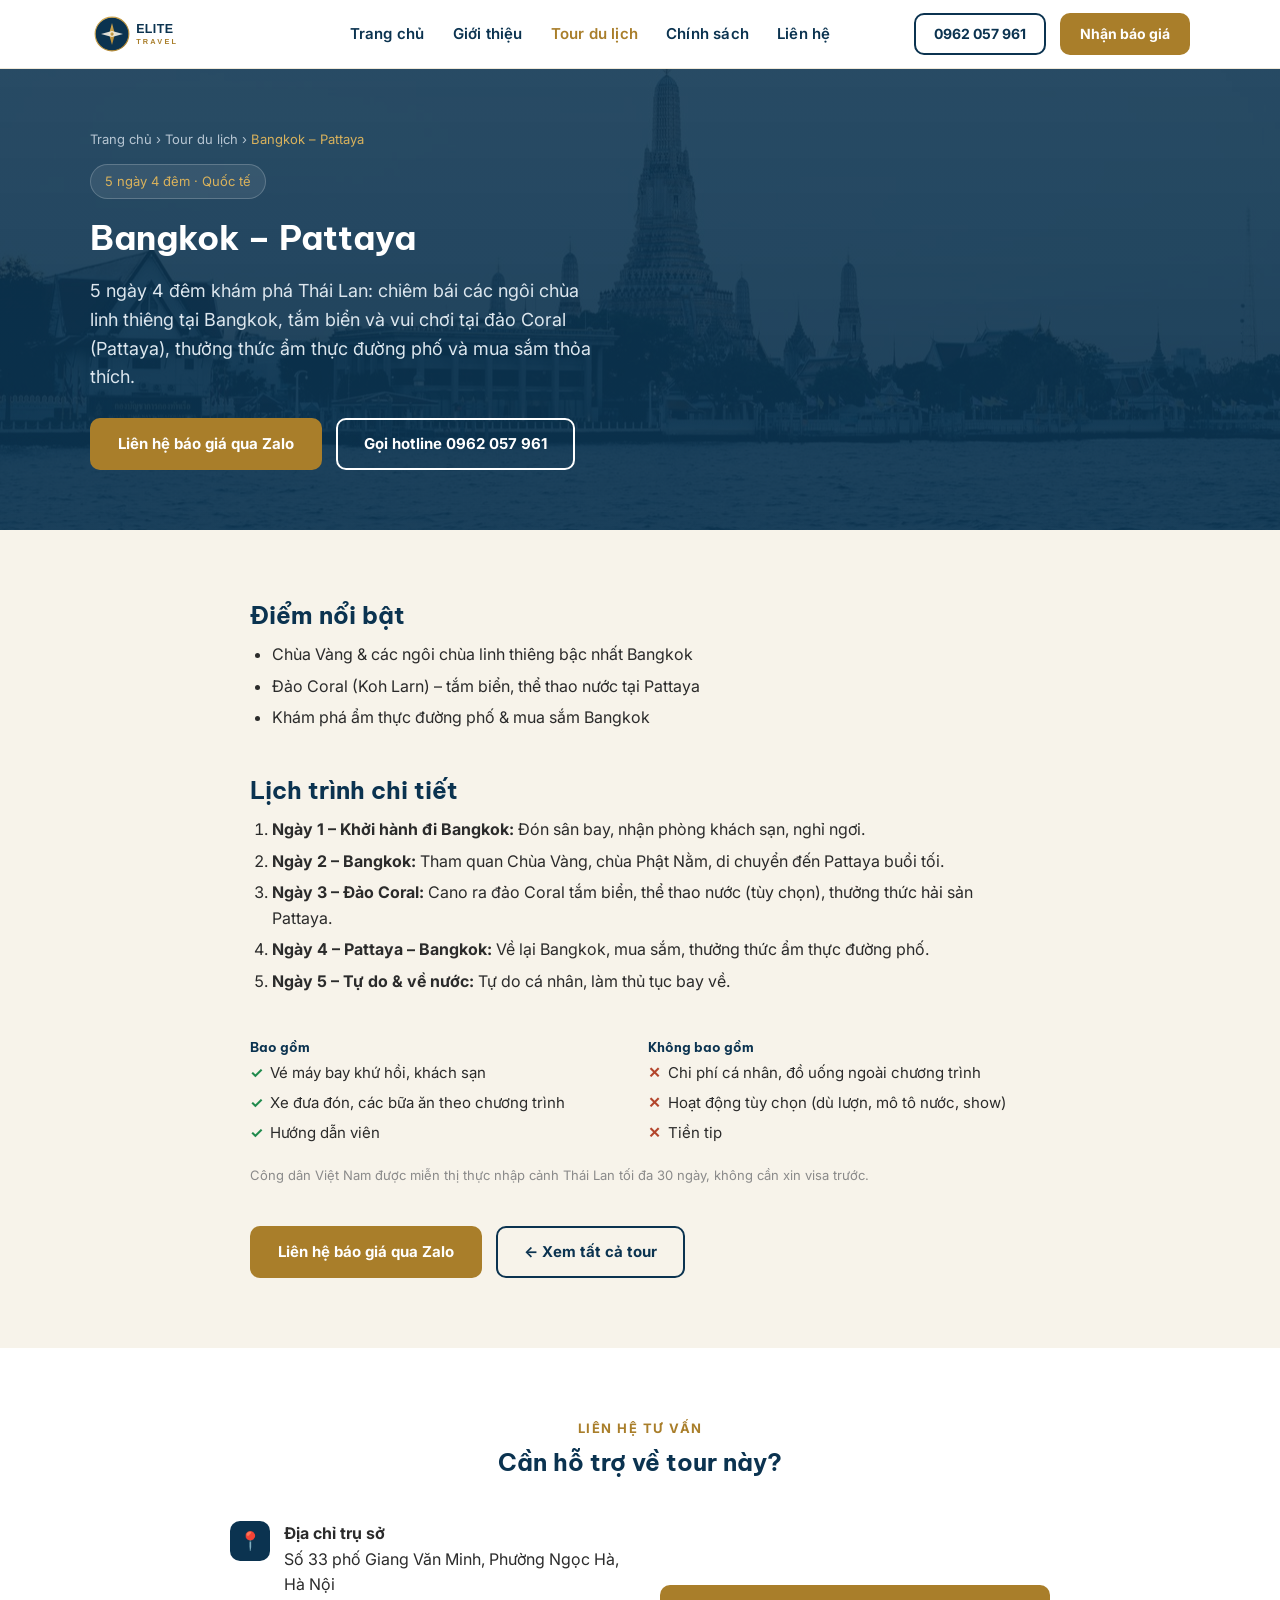
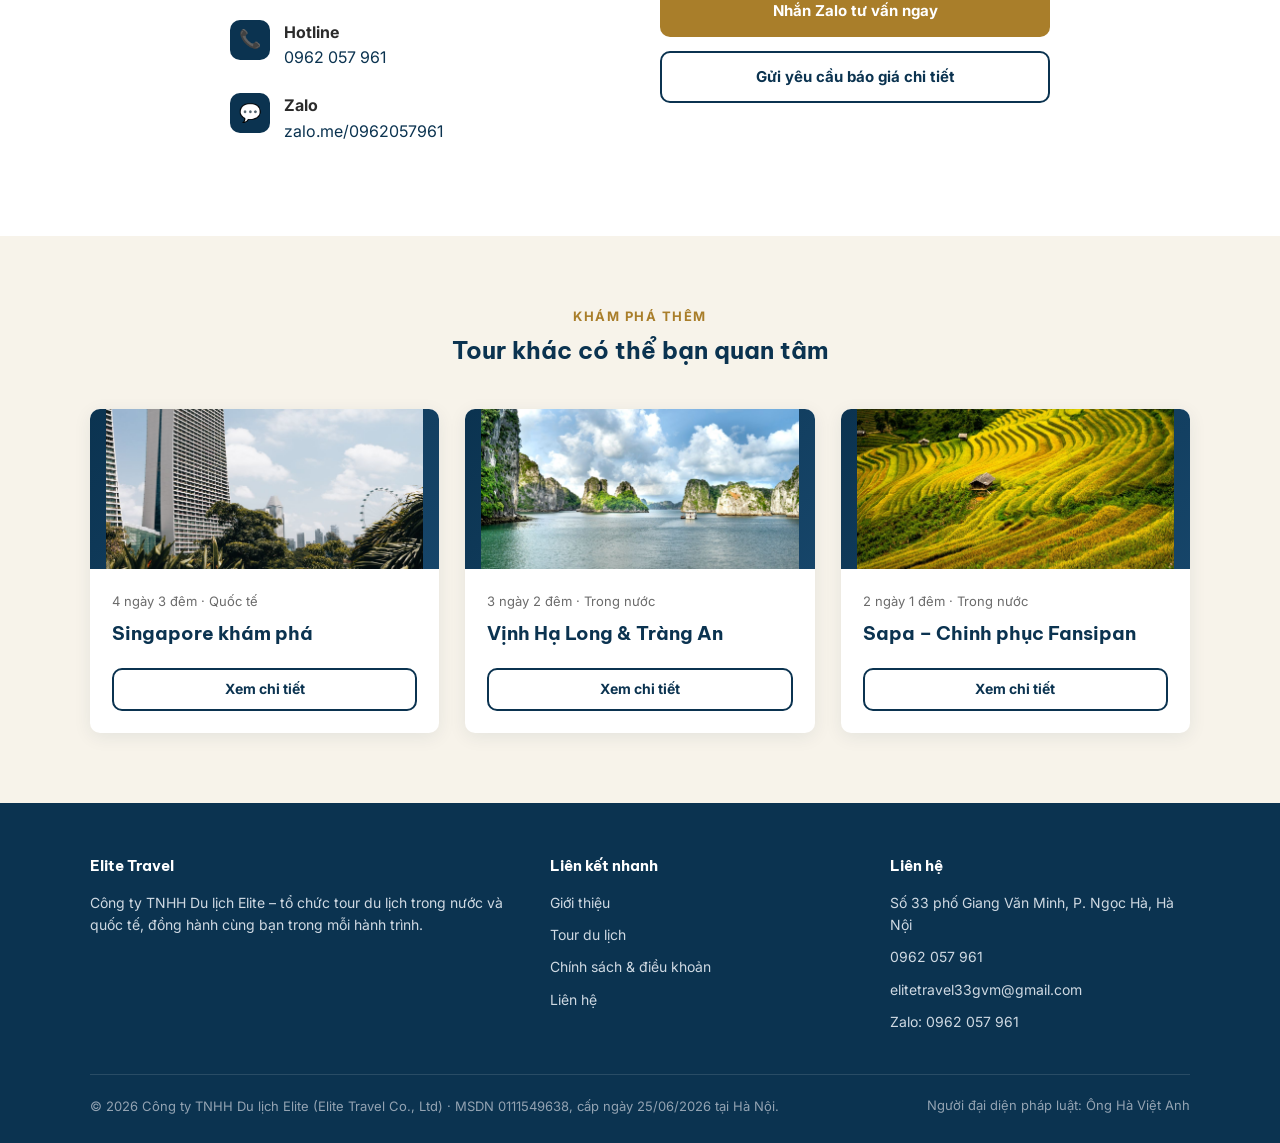
<file: tour-bangkok-pattaya.html>
<!doctype html>
<html lang="vi">
<head>
<meta charset="UTF-8">
<meta name="viewport" content="width=device-width, initial-scale=1.0">
<title>Tour Bangkok – Pattaya 5N4Đ | Elite Travel</title>
<meta name="description" content="Tour Bangkok – Pattaya 5 ngày 4 đêm: Chùa Vàng, đảo Coral, mua sắm và ẩm thực đường phố Thái Lan. Đặt tour cùng Elite Travel.">
<link rel="canonical" href="https://elitegotravel.com/tour-bangkok-pattaya.html">
<meta property="og:type" content="website">
<meta property="og:site_name" content="Elite Travel">
<meta property="og:locale" content="vi_VN">
<meta property="og:url" content="https://elitegotravel.com/tour-bangkok-pattaya.html">
<meta property="og:title" content="Tour Bangkok – Pattaya 5N4Đ | Elite Travel">
<meta property="og:description" content="Tour Bangkok – Pattaya 5 ngày 4 đêm: Chùa Vàng, đảo Coral, mua sắm và ẩm thực đường phố Thái Lan. Đặt tour cùng Elite Travel.">
<meta property="og:image" content="https://elitegotravel.com/img/tours/bangkok.jpg">
<link rel="icon" type="image/svg+xml" href="img/logo.svg">
<link rel="preconnect" href="https://fonts.googleapis.com">
<link href="https://fonts.googleapis.com/css2?family=Be+Vietnam+Pro:wght@600;700;800&family=Inter:wght@400;500;600;700&display=swap&subset=vietnamese" rel="stylesheet">
<link rel="stylesheet" href="css/style.css">
</head>
<body>

<header class="site-header">
  <div class="container">
    <a href="index.html" class="logo"><img src="img/logo.svg" alt="Elite Travel"></a>
    <nav class="main-nav">
      <ul>
        <li><a href="index.html">Trang chủ</a></li>
        <li><a href="gioi-thieu.html">Giới thiệu</a></li>
        <li><a href="tour-du-lich.html" class="current">Tour du lịch</a></li>
        <li><a href="chinh-sach.html">Chính sách</a></li>
        <li><a href="lien-he.html">Liên hệ</a></li>
      </ul>
    </nav>
    <div class="header-cta">
      <a href="tel:+84962057961" class="btn btn-outline btn-sm">0962 057 961</a>
      <a href="lien-he.html" class="btn btn-primary btn-sm">Nhận báo giá</a>
    </div>
    <button class="nav-toggle" aria-label="Mở menu">&#9776;</button>
  </div>
</header>

<section class="hero" style="padding:60px 0;background:linear-gradient(180deg, rgba(11,51,80,0.88) 0%, rgba(11,51,80,0.93) 100%), url('img/tours/bangkok.jpg') center/cover no-repeat, linear-gradient(180deg, var(--navy) 0%, var(--navy-light) 100%);">
  <div class="container" style="grid-template-columns:1fr;">
    <div>
      <div style="margin-bottom:14px;font-size:13px;color:#b7c6d3;">
        <a href="index.html" style="color:#b7c6d3;">Trang chủ</a> ›
        <a href="tour-du-lich.html" style="color:#b7c6d3;">Tour du lịch</a> ›
        <span style="color:var(--gold-light);">Bangkok – Pattaya</span>
      </div>
      <span class="hero-badge">5 ngày 4 đêm · Quốc tế</span>
      <h1 style="font-size:34px;">Bangkok – Pattaya</h1>
      <p class="lead">5 ngày 4 đêm khám phá Thái Lan: chiêm bái các ngôi chùa linh thiêng tại Bangkok, tắm biển và vui chơi tại đảo Coral (Pattaya), thưởng thức ẩm thực đường phố và mua sắm thỏa thích.</p>
      <div class="hero-actions">
        <a href="https://zalo.me/0962057961" class="btn btn-primary">Liên hệ báo giá qua Zalo</a>
        <a href="tel:+84962057961" class="btn btn-outline" style="border-color:#fff;color:#fff;">Gọi hotline 0962 057 961</a>
      </div>
    </div>
  </div>
</section>

<section>
  <div class="container" style="max-width:820px;">
    <h2>Điểm nổi bật</h2>
    <ul class="highlight-list" style="font-size:16px;padding-left:22px;">
          <li>Chùa Vàng &amp; các ngôi chùa linh thiêng bậc nhất Bangkok</li>
          <li>Đảo Coral (Koh Larn) – tắm biển, thể thao nước tại Pattaya</li>
          <li>Khám phá ẩm thực đường phố &amp; mua sắm Bangkok</li>
    </ul>

    <h2 style="margin-top:44px;">Lịch trình chi tiết</h2>
    <ol class="day-list" style="font-size:16px;padding-left:22px;">
          <li><strong>Ngày 1 – Khởi hành đi Bangkok:</strong> Đón sân bay, nhận phòng khách sạn, nghỉ ngơi.</li>
          <li><strong>Ngày 2 – Bangkok:</strong> Tham quan Chùa Vàng, chùa Phật Nằm, di chuyển đến Pattaya buổi tối.</li>
          <li><strong>Ngày 3 – Đảo Coral:</strong> Cano ra đảo Coral tắm biển, thể thao nước (tùy chọn), thưởng thức hải sản Pattaya.</li>
          <li><strong>Ngày 4 – Pattaya – Bangkok:</strong> Về lại Bangkok, mua sắm, thưởng thức ẩm thực đường phố.</li>
          <li><strong>Ngày 5 – Tự do &amp; về nước:</strong> Tự do cá nhân, làm thủ tục bay về.</li>
    </ol>

    <div class="inclusion-grid" style="margin-top:44px;font-size:15px;">
      <div>
        <h4 style="font-size:13px;">Bao gồm</h4>
        <ul class="incl-yes">
              <li>Vé máy bay khứ hồi, khách sạn</li>
              <li>Xe đưa đón, các bữa ăn theo chương trình</li>
              <li>Hướng dẫn viên</li>
        </ul>
      </div>
      <div>
        <h4 style="font-size:13px;">Không bao gồm</h4>
        <ul class="incl-no">
              <li>Chi phí cá nhân, đồ uống ngoài chương trình</li>
              <li>Hoạt động tùy chọn (dù lượn, mô tô nước, show)</li>
              <li>Tiền tip</li>
        </ul>
      </div>
    </div>
        <p style="font-size:13px;color:#8a8a8a;margin-top:14px;">Công dân Việt Nam được miễn thị thực nhập cảnh Thái Lan tối đa 30 ngày, không cần xin visa trước.</p>

    <div class="hero-actions" style="margin-top:40px;">
      <a href="https://zalo.me/0962057961" class="btn btn-primary">Liên hệ báo giá qua Zalo</a>
      <a href="tour-du-lich.html" class="btn btn-outline">← Xem tất cả tour</a>
    </div>
  </div>
</section>

<section class="alt">
  <div class="container">
    <div class="section-head">
      <span class="eyebrow">Liên hệ tư vấn</span>
      <h2>Cần hỗ trợ về tour này?</h2>
    </div>
    <div class="contact-grid" style="max-width:820px;margin:0 auto;align-items:center;">
      <div class="contact-info">
        <div class="item">
          <div class="icon">📍</div>
          <div><strong>Địa chỉ trụ sở</strong><br>Số 33 phố Giang Văn Minh, Phường Ngọc Hà, Hà Nội</div>
        </div>
        <div class="item">
          <div class="icon">📞</div>
          <div><strong>Hotline</strong><br><a href="tel:+84962057961">0962 057 961</a></div>
        </div>
        <div class="item">
          <div class="icon">💬</div>
          <div><strong>Zalo</strong><br><a href="https://zalo.me/0962057961">zalo.me/0962057961</a></div>
        </div>
      </div>
      <div style="display:flex;flex-direction:column;gap:14px;">
        <a href="https://zalo.me/0962057961" class="btn btn-primary text-center">Nhắn Zalo tư vấn ngay</a>
        <a href="lien-he.html" class="btn btn-outline text-center">Gửi yêu cầu báo giá chi tiết</a>
      </div>
    </div>
  </div>
</section>

<section>
  <div class="container">
    <div class="section-head">
      <span class="eyebrow">Khám phá thêm</span>
      <h2>Tour khác có thể bạn quan tâm</h2>
    </div>
    <div class="grid grid-3">
      <div class="tour-card">
        <div class="thumb"><img src="img/tours/singapore.jpg" alt="Singapore khám phá" style="width:100%;height:100%;object-fit:cover;" onerror="this.parentElement.textContent='SINGAPORE KHÁM PHÁ';"></div>
        <div class="body">
          <div class="meta">4 ngày 3 đêm · Quốc tế</div>
          <h3>Singapore khám phá</h3>
          <div class="price"><a href="tour-singapore.html" class="btn btn-outline btn-sm">Xem chi tiết</a></div>
        </div>
      </div>
      <div class="tour-card">
        <div class="thumb"><img src="img/tours/ha-long.jpg" alt="Vịnh Hạ Long &amp; Tràng An" style="width:100%;height:100%;object-fit:cover;" onerror="this.parentElement.textContent='VỊNH HẠ LONG &AMP; TRÀNG AN';"></div>
        <div class="body">
          <div class="meta">3 ngày 2 đêm · Trong nước</div>
          <h3>Vịnh Hạ Long &amp; Tràng An</h3>
          <div class="price"><a href="tour-ha-long.html" class="btn btn-outline btn-sm">Xem chi tiết</a></div>
        </div>
      </div>
      <div class="tour-card">
        <div class="thumb"><img src="img/tours/sapa.jpg" alt="Sapa – Chinh phục Fansipan" style="width:100%;height:100%;object-fit:cover;" onerror="this.parentElement.textContent='SAPA – CHINH PHỤC FANSIPAN';"></div>
        <div class="body">
          <div class="meta">2 ngày 1 đêm · Trong nước</div>
          <h3>Sapa – Chinh phục Fansipan</h3>
          <div class="price"><a href="tour-sapa.html" class="btn btn-outline btn-sm">Xem chi tiết</a></div>
        </div>
      </div>
    </div>
  </div>
</section>

<footer class="site-footer">
  <div class="container">
    <div class="footer-grid">
      <div>
        <h4>Elite Travel</h4>
        <p style="font-size:14px;">Công ty TNHH Du lịch Elite – tổ chức tour du lịch trong nước và quốc tế, đồng hành cùng bạn trong mỗi hành trình.</p>
      </div>
      <div>
        <h4>Liên kết nhanh</h4>
        <ul>
          <li><a href="gioi-thieu.html">Giới thiệu</a></li>
          <li><a href="tour-du-lich.html">Tour du lịch</a></li>
          <li><a href="chinh-sach.html">Chính sách &amp; điều khoản</a></li>
          <li><a href="lien-he.html">Liên hệ</a></li>
        </ul>
      </div>
      <div>
        <h4>Liên hệ</h4>
        <ul>
          <li>Số 33 phố Giang Văn Minh, P. Ngọc Hà, Hà Nội</li>
          <li><a href="tel:+84962057961">0962 057 961</a></li>
          <li><a href="mailto:elitetravel33gvm@gmail.com">elitetravel33gvm@gmail.com</a></li>
          <li><a href="https://zalo.me/0962057961">Zalo: 0962 057 961</a></li>
        </ul>
      </div>
    </div>
    <div class="footer-bottom">
      <div class="footer-legal-line">© <span class="footer-year">2026</span> Công ty TNHH Du lịch Elite (Elite Travel Co., Ltd) · MSDN 0111549638, cấp ngày 25/06/2026 tại Hà Nội.</div>
      <div>Người đại diện pháp luật: Ông Hà Việt Anh</div>
    </div>
  </div>
</footer>

<script src="js/main.js"></script>
</body>
</html>
</file>
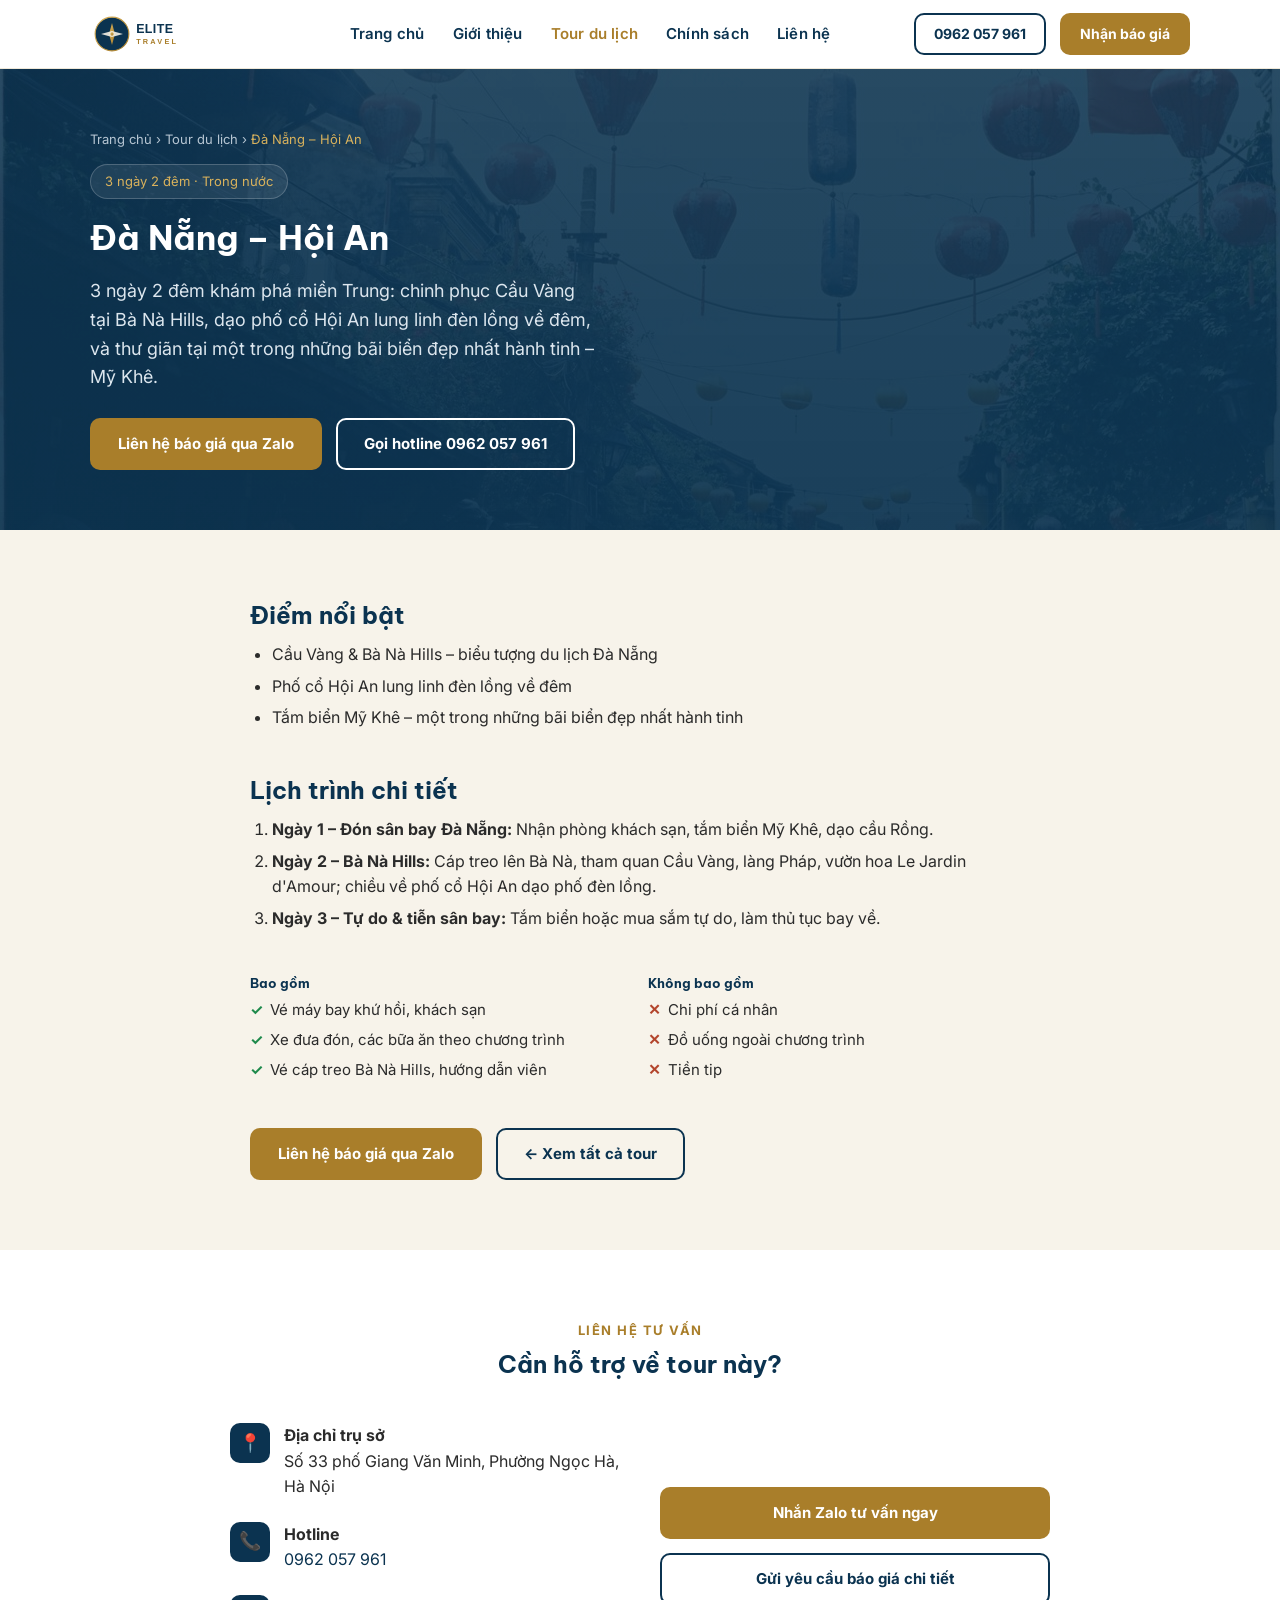
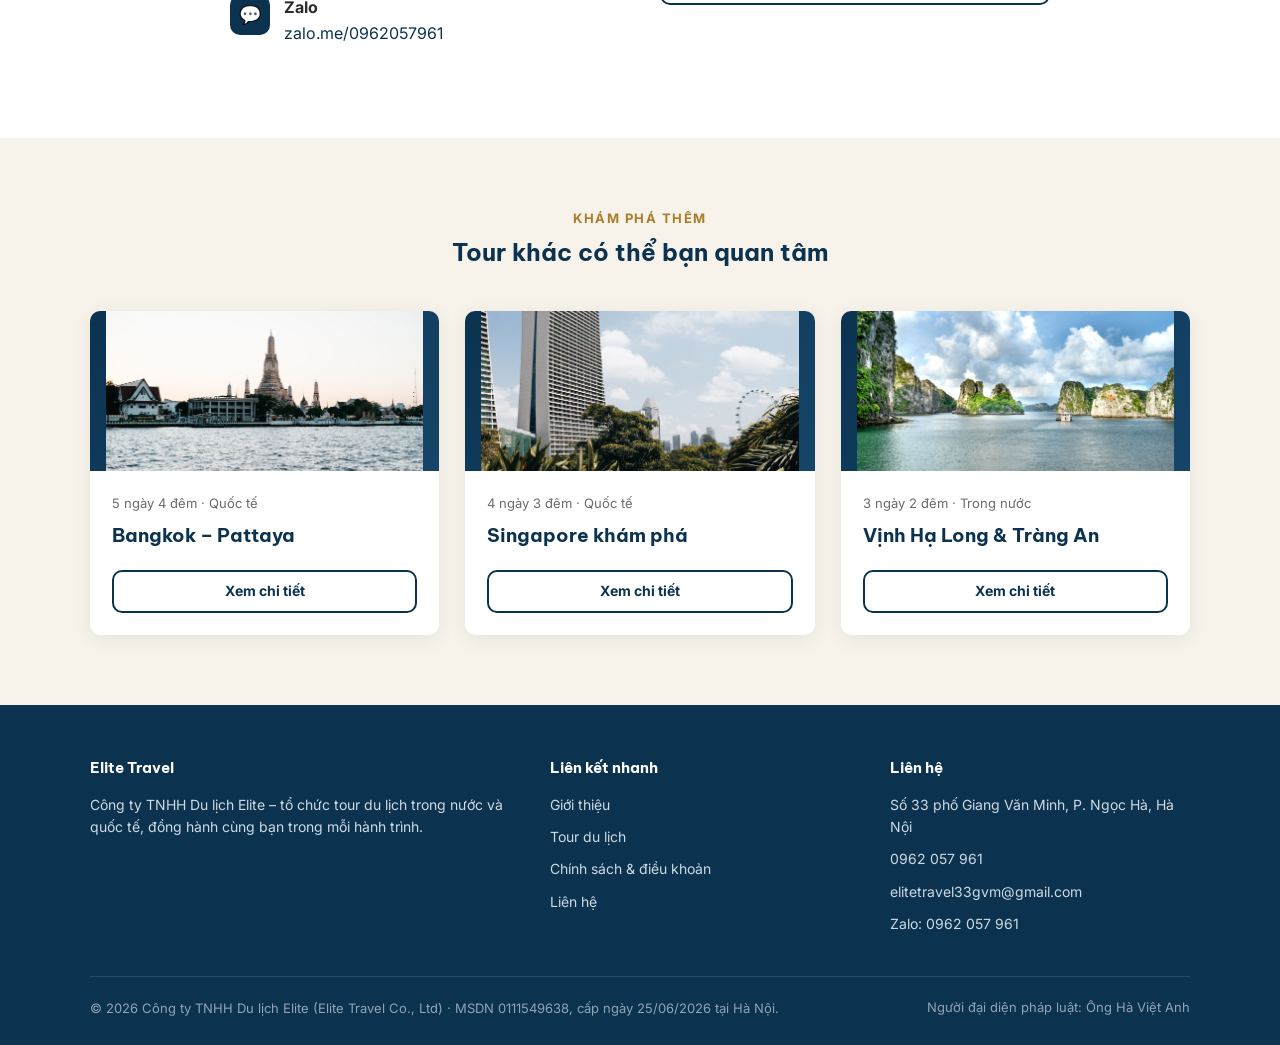
<file: tour-da-nang-hoi-an.html>
<!doctype html>
<html lang="vi">
<head>
<meta charset="UTF-8">
<meta name="viewport" content="width=device-width, initial-scale=1.0">
<title>Tour Đà Nẵng – Hội An 3N2Đ | Elite Travel</title>
<meta name="description" content="Tour Đà Nẵng – Hội An 3 ngày 2 đêm: Cầu Vàng Bà Nà Hills, phố cổ Hội An về đêm, tắm biển Mỹ Khê. Đặt tour cùng Elite Travel.">
<link rel="canonical" href="https://elitegotravel.com/tour-da-nang-hoi-an.html">
<meta property="og:type" content="website">
<meta property="og:site_name" content="Elite Travel">
<meta property="og:locale" content="vi_VN">
<meta property="og:url" content="https://elitegotravel.com/tour-da-nang-hoi-an.html">
<meta property="og:title" content="Tour Đà Nẵng – Hội An 3N2Đ | Elite Travel">
<meta property="og:description" content="Tour Đà Nẵng – Hội An 3 ngày 2 đêm: Cầu Vàng Bà Nà Hills, phố cổ Hội An về đêm, tắm biển Mỹ Khê. Đặt tour cùng Elite Travel.">
<meta property="og:image" content="https://elitegotravel.com/img/tours/da-nang.jpg">
<link rel="icon" type="image/svg+xml" href="img/logo.svg">
<link rel="preconnect" href="https://fonts.googleapis.com">
<link href="https://fonts.googleapis.com/css2?family=Be+Vietnam+Pro:wght@600;700;800&family=Inter:wght@400;500;600;700&display=swap&subset=vietnamese" rel="stylesheet">
<link rel="stylesheet" href="css/style.css">
</head>
<body>

<header class="site-header">
  <div class="container">
    <a href="index.html" class="logo"><img src="img/logo.svg" alt="Elite Travel"></a>
    <nav class="main-nav">
      <ul>
        <li><a href="index.html">Trang chủ</a></li>
        <li><a href="gioi-thieu.html">Giới thiệu</a></li>
        <li><a href="tour-du-lich.html" class="current">Tour du lịch</a></li>
        <li><a href="chinh-sach.html">Chính sách</a></li>
        <li><a href="lien-he.html">Liên hệ</a></li>
      </ul>
    </nav>
    <div class="header-cta">
      <a href="tel:+84962057961" class="btn btn-outline btn-sm">0962 057 961</a>
      <a href="lien-he.html" class="btn btn-primary btn-sm">Nhận báo giá</a>
    </div>
    <button class="nav-toggle" aria-label="Mở menu">&#9776;</button>
  </div>
</header>

<section class="hero" style="padding:60px 0;background:linear-gradient(180deg, rgba(11,51,80,0.88) 0%, rgba(11,51,80,0.93) 100%), url('img/tours/da-nang.jpg') center/cover no-repeat, linear-gradient(180deg, var(--navy) 0%, var(--navy-light) 100%);">
  <div class="container" style="grid-template-columns:1fr;">
    <div>
      <div style="margin-bottom:14px;font-size:13px;color:#b7c6d3;">
        <a href="index.html" style="color:#b7c6d3;">Trang chủ</a> ›
        <a href="tour-du-lich.html" style="color:#b7c6d3;">Tour du lịch</a> ›
        <span style="color:var(--gold-light);">Đà Nẵng – Hội An</span>
      </div>
      <span class="hero-badge">3 ngày 2 đêm · Trong nước</span>
      <h1 style="font-size:34px;">Đà Nẵng – Hội An</h1>
      <p class="lead">3 ngày 2 đêm khám phá miền Trung: chinh phục Cầu Vàng tại Bà Nà Hills, dạo phố cổ Hội An lung linh đèn lồng về đêm, và thư giãn tại một trong những bãi biển đẹp nhất hành tinh – Mỹ Khê.</p>
      <div class="hero-actions">
        <a href="https://zalo.me/0962057961" class="btn btn-primary">Liên hệ báo giá qua Zalo</a>
        <a href="tel:+84962057961" class="btn btn-outline" style="border-color:#fff;color:#fff;">Gọi hotline 0962 057 961</a>
      </div>
    </div>
  </div>
</section>

<section>
  <div class="container" style="max-width:820px;">
    <h2>Điểm nổi bật</h2>
    <ul class="highlight-list" style="font-size:16px;padding-left:22px;">
          <li>Cầu Vàng &amp; Bà Nà Hills – biểu tượng du lịch Đà Nẵng</li>
          <li>Phố cổ Hội An lung linh đèn lồng về đêm</li>
          <li>Tắm biển Mỹ Khê – một trong những bãi biển đẹp nhất hành tinh</li>
    </ul>

    <h2 style="margin-top:44px;">Lịch trình chi tiết</h2>
    <ol class="day-list" style="font-size:16px;padding-left:22px;">
          <li><strong>Ngày 1 – Đón sân bay Đà Nẵng:</strong> Nhận phòng khách sạn, tắm biển Mỹ Khê, dạo cầu Rồng.</li>
          <li><strong>Ngày 2 – Bà Nà Hills:</strong> Cáp treo lên Bà Nà, tham quan Cầu Vàng, làng Pháp, vườn hoa Le Jardin d'Amour; chiều về phố cổ Hội An dạo phố đèn lồng.</li>
          <li><strong>Ngày 3 – Tự do &amp; tiễn sân bay:</strong> Tắm biển hoặc mua sắm tự do, làm thủ tục bay về.</li>
    </ol>

    <div class="inclusion-grid" style="margin-top:44px;font-size:15px;">
      <div>
        <h4 style="font-size:13px;">Bao gồm</h4>
        <ul class="incl-yes">
              <li>Vé máy bay khứ hồi, khách sạn</li>
              <li>Xe đưa đón, các bữa ăn theo chương trình</li>
              <li>Vé cáp treo Bà Nà Hills, hướng dẫn viên</li>
        </ul>
      </div>
      <div>
        <h4 style="font-size:13px;">Không bao gồm</h4>
        <ul class="incl-no">
              <li>Chi phí cá nhân</li>
              <li>Đồ uống ngoài chương trình</li>
              <li>Tiền tip</li>
        </ul>
      </div>
    </div>

    <div class="hero-actions" style="margin-top:40px;">
      <a href="https://zalo.me/0962057961" class="btn btn-primary">Liên hệ báo giá qua Zalo</a>
      <a href="tour-du-lich.html" class="btn btn-outline">← Xem tất cả tour</a>
    </div>
  </div>
</section>

<section class="alt">
  <div class="container">
    <div class="section-head">
      <span class="eyebrow">Liên hệ tư vấn</span>
      <h2>Cần hỗ trợ về tour này?</h2>
    </div>
    <div class="contact-grid" style="max-width:820px;margin:0 auto;align-items:center;">
      <div class="contact-info">
        <div class="item">
          <div class="icon">📍</div>
          <div><strong>Địa chỉ trụ sở</strong><br>Số 33 phố Giang Văn Minh, Phường Ngọc Hà, Hà Nội</div>
        </div>
        <div class="item">
          <div class="icon">📞</div>
          <div><strong>Hotline</strong><br><a href="tel:+84962057961">0962 057 961</a></div>
        </div>
        <div class="item">
          <div class="icon">💬</div>
          <div><strong>Zalo</strong><br><a href="https://zalo.me/0962057961">zalo.me/0962057961</a></div>
        </div>
      </div>
      <div style="display:flex;flex-direction:column;gap:14px;">
        <a href="https://zalo.me/0962057961" class="btn btn-primary text-center">Nhắn Zalo tư vấn ngay</a>
        <a href="lien-he.html" class="btn btn-outline text-center">Gửi yêu cầu báo giá chi tiết</a>
      </div>
    </div>
  </div>
</section>

<section>
  <div class="container">
    <div class="section-head">
      <span class="eyebrow">Khám phá thêm</span>
      <h2>Tour khác có thể bạn quan tâm</h2>
    </div>
    <div class="grid grid-3">
      <div class="tour-card">
        <div class="thumb"><img src="img/tours/bangkok.jpg" alt="Bangkok – Pattaya" style="width:100%;height:100%;object-fit:cover;" onerror="this.parentElement.textContent='BANGKOK – PATTAYA';"></div>
        <div class="body">
          <div class="meta">5 ngày 4 đêm · Quốc tế</div>
          <h3>Bangkok – Pattaya</h3>
          <div class="price"><a href="tour-bangkok-pattaya.html" class="btn btn-outline btn-sm">Xem chi tiết</a></div>
        </div>
      </div>
      <div class="tour-card">
        <div class="thumb"><img src="img/tours/singapore.jpg" alt="Singapore khám phá" style="width:100%;height:100%;object-fit:cover;" onerror="this.parentElement.textContent='SINGAPORE KHÁM PHÁ';"></div>
        <div class="body">
          <div class="meta">4 ngày 3 đêm · Quốc tế</div>
          <h3>Singapore khám phá</h3>
          <div class="price"><a href="tour-singapore.html" class="btn btn-outline btn-sm">Xem chi tiết</a></div>
        </div>
      </div>
      <div class="tour-card">
        <div class="thumb"><img src="img/tours/ha-long.jpg" alt="Vịnh Hạ Long &amp; Tràng An" style="width:100%;height:100%;object-fit:cover;" onerror="this.parentElement.textContent='VỊNH HẠ LONG &AMP; TRÀNG AN';"></div>
        <div class="body">
          <div class="meta">3 ngày 2 đêm · Trong nước</div>
          <h3>Vịnh Hạ Long &amp; Tràng An</h3>
          <div class="price"><a href="tour-ha-long.html" class="btn btn-outline btn-sm">Xem chi tiết</a></div>
        </div>
      </div>
    </div>
  </div>
</section>

<footer class="site-footer">
  <div class="container">
    <div class="footer-grid">
      <div>
        <h4>Elite Travel</h4>
        <p style="font-size:14px;">Công ty TNHH Du lịch Elite – tổ chức tour du lịch trong nước và quốc tế, đồng hành cùng bạn trong mỗi hành trình.</p>
      </div>
      <div>
        <h4>Liên kết nhanh</h4>
        <ul>
          <li><a href="gioi-thieu.html">Giới thiệu</a></li>
          <li><a href="tour-du-lich.html">Tour du lịch</a></li>
          <li><a href="chinh-sach.html">Chính sách &amp; điều khoản</a></li>
          <li><a href="lien-he.html">Liên hệ</a></li>
        </ul>
      </div>
      <div>
        <h4>Liên hệ</h4>
        <ul>
          <li>Số 33 phố Giang Văn Minh, P. Ngọc Hà, Hà Nội</li>
          <li><a href="tel:+84962057961">0962 057 961</a></li>
          <li><a href="mailto:elitetravel33gvm@gmail.com">elitetravel33gvm@gmail.com</a></li>
          <li><a href="https://zalo.me/0962057961">Zalo: 0962 057 961</a></li>
        </ul>
      </div>
    </div>
    <div class="footer-bottom">
      <div class="footer-legal-line">© <span class="footer-year">2026</span> Công ty TNHH Du lịch Elite (Elite Travel Co., Ltd) · MSDN 0111549638, cấp ngày 25/06/2026 tại Hà Nội.</div>
      <div>Người đại diện pháp luật: Ông Hà Việt Anh</div>
    </div>
  </div>
</footer>

<script src="js/main.js"></script>
</body>
</html>
</file>
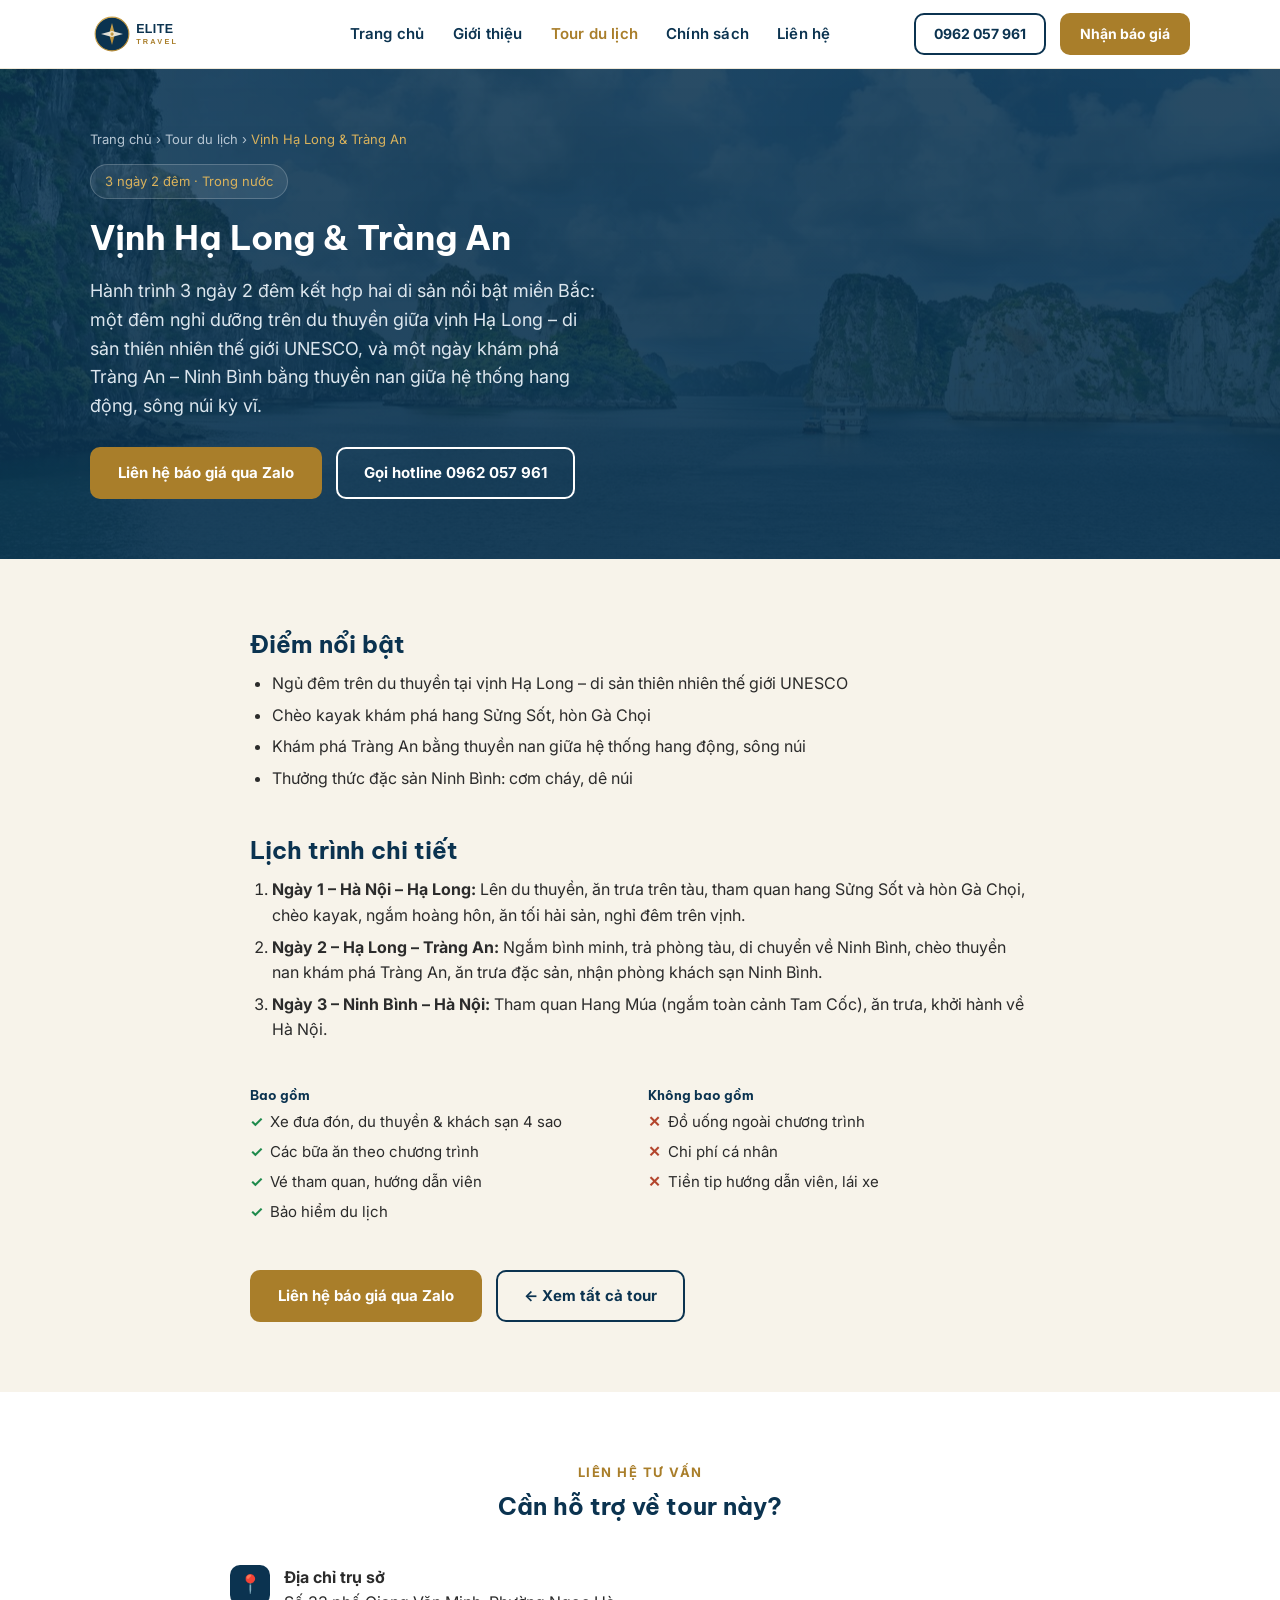
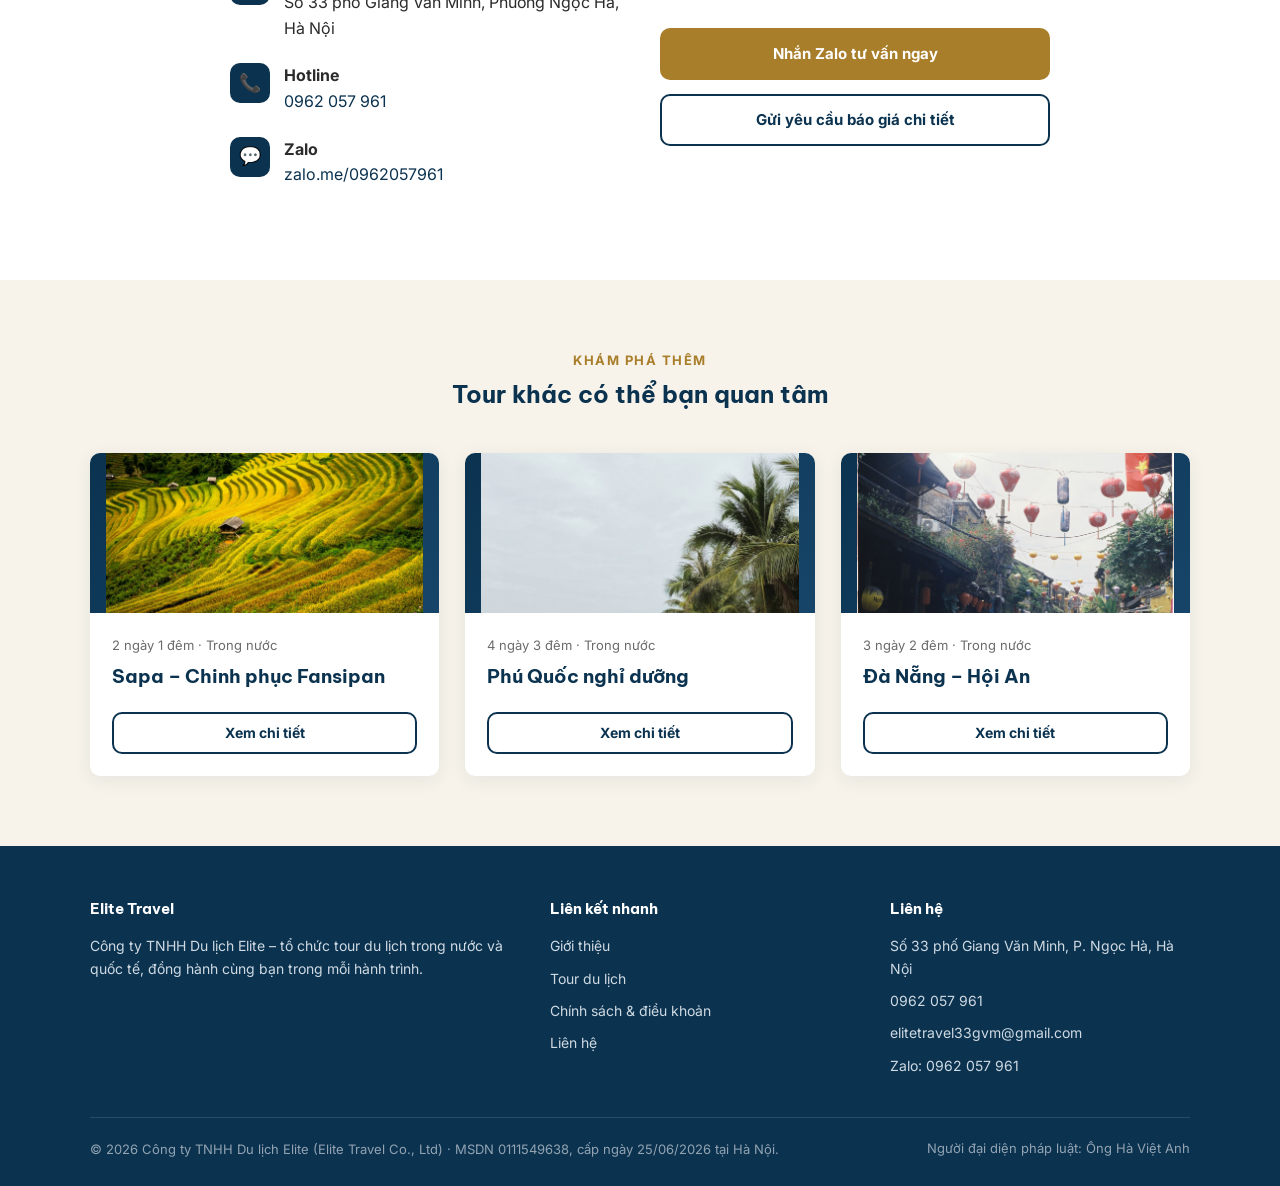
<file: tour-ha-long.html>
<!doctype html>
<html lang="vi">
<head>
<meta charset="UTF-8">
<meta name="viewport" content="width=device-width, initial-scale=1.0">
<title>Tour Vịnh Hạ Long &amp; Tràng An 3N2Đ | Elite Travel</title>
<meta name="description" content="Tour Vịnh Hạ Long &amp; Tràng An 3 ngày 2 đêm: du thuyền ngủ đêm trên vịnh, chèo kayak, khám phá hang động Tràng An. Đặt tour cùng Elite Travel.">
<link rel="canonical" href="https://elitegotravel.com/tour-ha-long.html">
<meta property="og:type" content="website">
<meta property="og:site_name" content="Elite Travel">
<meta property="og:locale" content="vi_VN">
<meta property="og:url" content="https://elitegotravel.com/tour-ha-long.html">
<meta property="og:title" content="Tour Vịnh Hạ Long &amp; Tràng An 3N2Đ | Elite Travel">
<meta property="og:description" content="Tour Vịnh Hạ Long &amp; Tràng An 3 ngày 2 đêm: du thuyền ngủ đêm trên vịnh, chèo kayak, khám phá hang động Tràng An. Đặt tour cùng Elite Travel.">
<meta property="og:image" content="https://elitegotravel.com/img/tours/ha-long.jpg">
<link rel="icon" type="image/svg+xml" href="img/logo.svg">
<link rel="preconnect" href="https://fonts.googleapis.com">
<link href="https://fonts.googleapis.com/css2?family=Be+Vietnam+Pro:wght@600;700;800&family=Inter:wght@400;500;600;700&display=swap&subset=vietnamese" rel="stylesheet">
<link rel="stylesheet" href="css/style.css">
</head>
<body>

<header class="site-header">
  <div class="container">
    <a href="index.html" class="logo"><img src="img/logo.svg" alt="Elite Travel"></a>
    <nav class="main-nav">
      <ul>
        <li><a href="index.html">Trang chủ</a></li>
        <li><a href="gioi-thieu.html">Giới thiệu</a></li>
        <li><a href="tour-du-lich.html" class="current">Tour du lịch</a></li>
        <li><a href="chinh-sach.html">Chính sách</a></li>
        <li><a href="lien-he.html">Liên hệ</a></li>
      </ul>
    </nav>
    <div class="header-cta">
      <a href="tel:+84962057961" class="btn btn-outline btn-sm">0962 057 961</a>
      <a href="lien-he.html" class="btn btn-primary btn-sm">Nhận báo giá</a>
    </div>
    <button class="nav-toggle" aria-label="Mở menu">&#9776;</button>
  </div>
</header>

<section class="hero" style="padding:60px 0;background:linear-gradient(180deg, rgba(11,51,80,0.88) 0%, rgba(11,51,80,0.93) 100%), url('img/tours/ha-long.jpg') center/cover no-repeat, linear-gradient(180deg, var(--navy) 0%, var(--navy-light) 100%);">
  <div class="container" style="grid-template-columns:1fr;">
    <div>
      <div style="margin-bottom:14px;font-size:13px;color:#b7c6d3;">
        <a href="index.html" style="color:#b7c6d3;">Trang chủ</a> ›
        <a href="tour-du-lich.html" style="color:#b7c6d3;">Tour du lịch</a> ›
        <span style="color:var(--gold-light);">Vịnh Hạ Long &amp; Tràng An</span>
      </div>
      <span class="hero-badge">3 ngày 2 đêm · Trong nước</span>
      <h1 style="font-size:34px;">Vịnh Hạ Long &amp; Tràng An</h1>
      <p class="lead">Hành trình 3 ngày 2 đêm kết hợp hai di sản nổi bật miền Bắc: một đêm nghỉ dưỡng trên du thuyền giữa vịnh Hạ Long – di sản thiên nhiên thế giới UNESCO, và một ngày khám phá Tràng An – Ninh Bình bằng thuyền nan giữa hệ thống hang động, sông núi kỳ vĩ.</p>
      <div class="hero-actions">
        <a href="https://zalo.me/0962057961" class="btn btn-primary">Liên hệ báo giá qua Zalo</a>
        <a href="tel:+84962057961" class="btn btn-outline" style="border-color:#fff;color:#fff;">Gọi hotline 0962 057 961</a>
      </div>
    </div>
  </div>
</section>

<section>
  <div class="container" style="max-width:820px;">
    <h2>Điểm nổi bật</h2>
    <ul class="highlight-list" style="font-size:16px;padding-left:22px;">
          <li>Ngủ đêm trên du thuyền tại vịnh Hạ Long – di sản thiên nhiên thế giới UNESCO</li>
          <li>Chèo kayak khám phá hang Sửng Sốt, hòn Gà Chọi</li>
          <li>Khám phá Tràng An bằng thuyền nan giữa hệ thống hang động, sông núi</li>
          <li>Thưởng thức đặc sản Ninh Bình: cơm cháy, dê núi</li>
    </ul>

    <h2 style="margin-top:44px;">Lịch trình chi tiết</h2>
    <ol class="day-list" style="font-size:16px;padding-left:22px;">
          <li><strong>Ngày 1 – Hà Nội – Hạ Long:</strong> Lên du thuyền, ăn trưa trên tàu, tham quan hang Sửng Sốt và hòn Gà Chọi, chèo kayak, ngắm hoàng hôn, ăn tối hải sản, nghỉ đêm trên vịnh.</li>
          <li><strong>Ngày 2 – Hạ Long – Tràng An:</strong> Ngắm bình minh, trả phòng tàu, di chuyển về Ninh Bình, chèo thuyền nan khám phá Tràng An, ăn trưa đặc sản, nhận phòng khách sạn Ninh Bình.</li>
          <li><strong>Ngày 3 – Ninh Bình – Hà Nội:</strong> Tham quan Hang Múa (ngắm toàn cảnh Tam Cốc), ăn trưa, khởi hành về Hà Nội.</li>
    </ol>

    <div class="inclusion-grid" style="margin-top:44px;font-size:15px;">
      <div>
        <h4 style="font-size:13px;">Bao gồm</h4>
        <ul class="incl-yes">
              <li>Xe đưa đón, du thuyền &amp; khách sạn 4 sao</li>
              <li>Các bữa ăn theo chương trình</li>
              <li>Vé tham quan, hướng dẫn viên</li>
              <li>Bảo hiểm du lịch</li>
        </ul>
      </div>
      <div>
        <h4 style="font-size:13px;">Không bao gồm</h4>
        <ul class="incl-no">
              <li>Đồ uống ngoài chương trình</li>
              <li>Chi phí cá nhân</li>
              <li>Tiền tip hướng dẫn viên, lái xe</li>
        </ul>
      </div>
    </div>

    <div class="hero-actions" style="margin-top:40px;">
      <a href="https://zalo.me/0962057961" class="btn btn-primary">Liên hệ báo giá qua Zalo</a>
      <a href="tour-du-lich.html" class="btn btn-outline">← Xem tất cả tour</a>
    </div>
  </div>
</section>

<section class="alt">
  <div class="container">
    <div class="section-head">
      <span class="eyebrow">Liên hệ tư vấn</span>
      <h2>Cần hỗ trợ về tour này?</h2>
    </div>
    <div class="contact-grid" style="max-width:820px;margin:0 auto;align-items:center;">
      <div class="contact-info">
        <div class="item">
          <div class="icon">📍</div>
          <div><strong>Địa chỉ trụ sở</strong><br>Số 33 phố Giang Văn Minh, Phường Ngọc Hà, Hà Nội</div>
        </div>
        <div class="item">
          <div class="icon">📞</div>
          <div><strong>Hotline</strong><br><a href="tel:+84962057961">0962 057 961</a></div>
        </div>
        <div class="item">
          <div class="icon">💬</div>
          <div><strong>Zalo</strong><br><a href="https://zalo.me/0962057961">zalo.me/0962057961</a></div>
        </div>
      </div>
      <div style="display:flex;flex-direction:column;gap:14px;">
        <a href="https://zalo.me/0962057961" class="btn btn-primary text-center">Nhắn Zalo tư vấn ngay</a>
        <a href="lien-he.html" class="btn btn-outline text-center">Gửi yêu cầu báo giá chi tiết</a>
      </div>
    </div>
  </div>
</section>

<section>
  <div class="container">
    <div class="section-head">
      <span class="eyebrow">Khám phá thêm</span>
      <h2>Tour khác có thể bạn quan tâm</h2>
    </div>
    <div class="grid grid-3">
      <div class="tour-card">
        <div class="thumb"><img src="img/tours/sapa.jpg" alt="Sapa – Chinh phục Fansipan" style="width:100%;height:100%;object-fit:cover;" onerror="this.parentElement.textContent='SAPA – CHINH PHỤC FANSIPAN';"></div>
        <div class="body">
          <div class="meta">2 ngày 1 đêm · Trong nước</div>
          <h3>Sapa – Chinh phục Fansipan</h3>
          <div class="price"><a href="tour-sapa.html" class="btn btn-outline btn-sm">Xem chi tiết</a></div>
        </div>
      </div>
      <div class="tour-card">
        <div class="thumb"><img src="img/tours/phu-quoc.jpg" alt="Phú Quốc nghỉ dưỡng" style="width:100%;height:100%;object-fit:cover;" onerror="this.parentElement.textContent='PHÚ QUỐC NGHỈ DƯỠNG';"></div>
        <div class="body">
          <div class="meta">4 ngày 3 đêm · Trong nước</div>
          <h3>Phú Quốc nghỉ dưỡng</h3>
          <div class="price"><a href="tour-phu-quoc.html" class="btn btn-outline btn-sm">Xem chi tiết</a></div>
        </div>
      </div>
      <div class="tour-card">
        <div class="thumb"><img src="img/tours/da-nang.jpg" alt="Đà Nẵng – Hội An" style="width:100%;height:100%;object-fit:cover;" onerror="this.parentElement.textContent='ĐÀ NẴNG – HỘI AN';"></div>
        <div class="body">
          <div class="meta">3 ngày 2 đêm · Trong nước</div>
          <h3>Đà Nẵng – Hội An</h3>
          <div class="price"><a href="tour-da-nang-hoi-an.html" class="btn btn-outline btn-sm">Xem chi tiết</a></div>
        </div>
      </div>
    </div>
  </div>
</section>

<footer class="site-footer">
  <div class="container">
    <div class="footer-grid">
      <div>
        <h4>Elite Travel</h4>
        <p style="font-size:14px;">Công ty TNHH Du lịch Elite – tổ chức tour du lịch trong nước và quốc tế, đồng hành cùng bạn trong mỗi hành trình.</p>
      </div>
      <div>
        <h4>Liên kết nhanh</h4>
        <ul>
          <li><a href="gioi-thieu.html">Giới thiệu</a></li>
          <li><a href="tour-du-lich.html">Tour du lịch</a></li>
          <li><a href="chinh-sach.html">Chính sách &amp; điều khoản</a></li>
          <li><a href="lien-he.html">Liên hệ</a></li>
        </ul>
      </div>
      <div>
        <h4>Liên hệ</h4>
        <ul>
          <li>Số 33 phố Giang Văn Minh, P. Ngọc Hà, Hà Nội</li>
          <li><a href="tel:+84962057961">0962 057 961</a></li>
          <li><a href="mailto:elitetravel33gvm@gmail.com">elitetravel33gvm@gmail.com</a></li>
          <li><a href="https://zalo.me/0962057961">Zalo: 0962 057 961</a></li>
        </ul>
      </div>
    </div>
    <div class="footer-bottom">
      <div class="footer-legal-line">© <span class="footer-year">2026</span> Công ty TNHH Du lịch Elite (Elite Travel Co., Ltd) · MSDN 0111549638, cấp ngày 25/06/2026 tại Hà Nội.</div>
      <div>Người đại diện pháp luật: Ông Hà Việt Anh</div>
    </div>
  </div>
</footer>

<script src="js/main.js"></script>
</body>
</html>
</file>
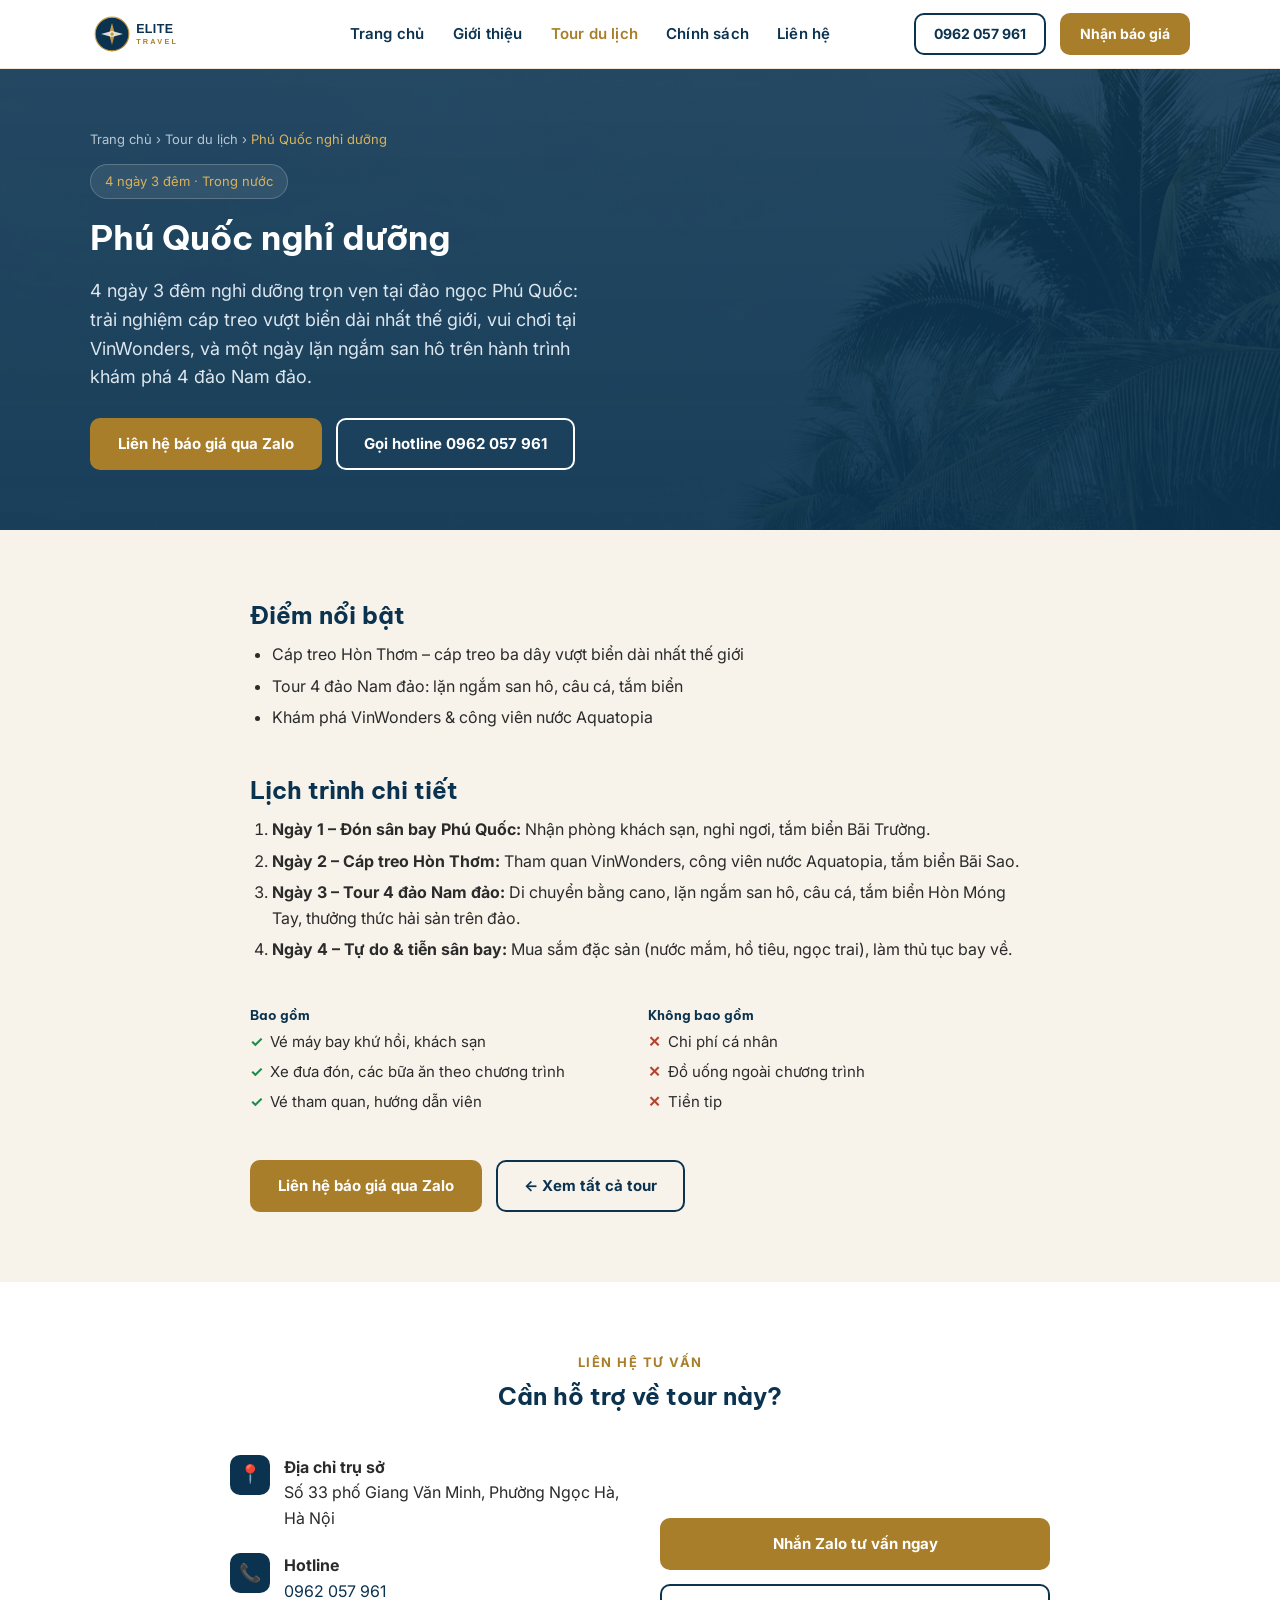
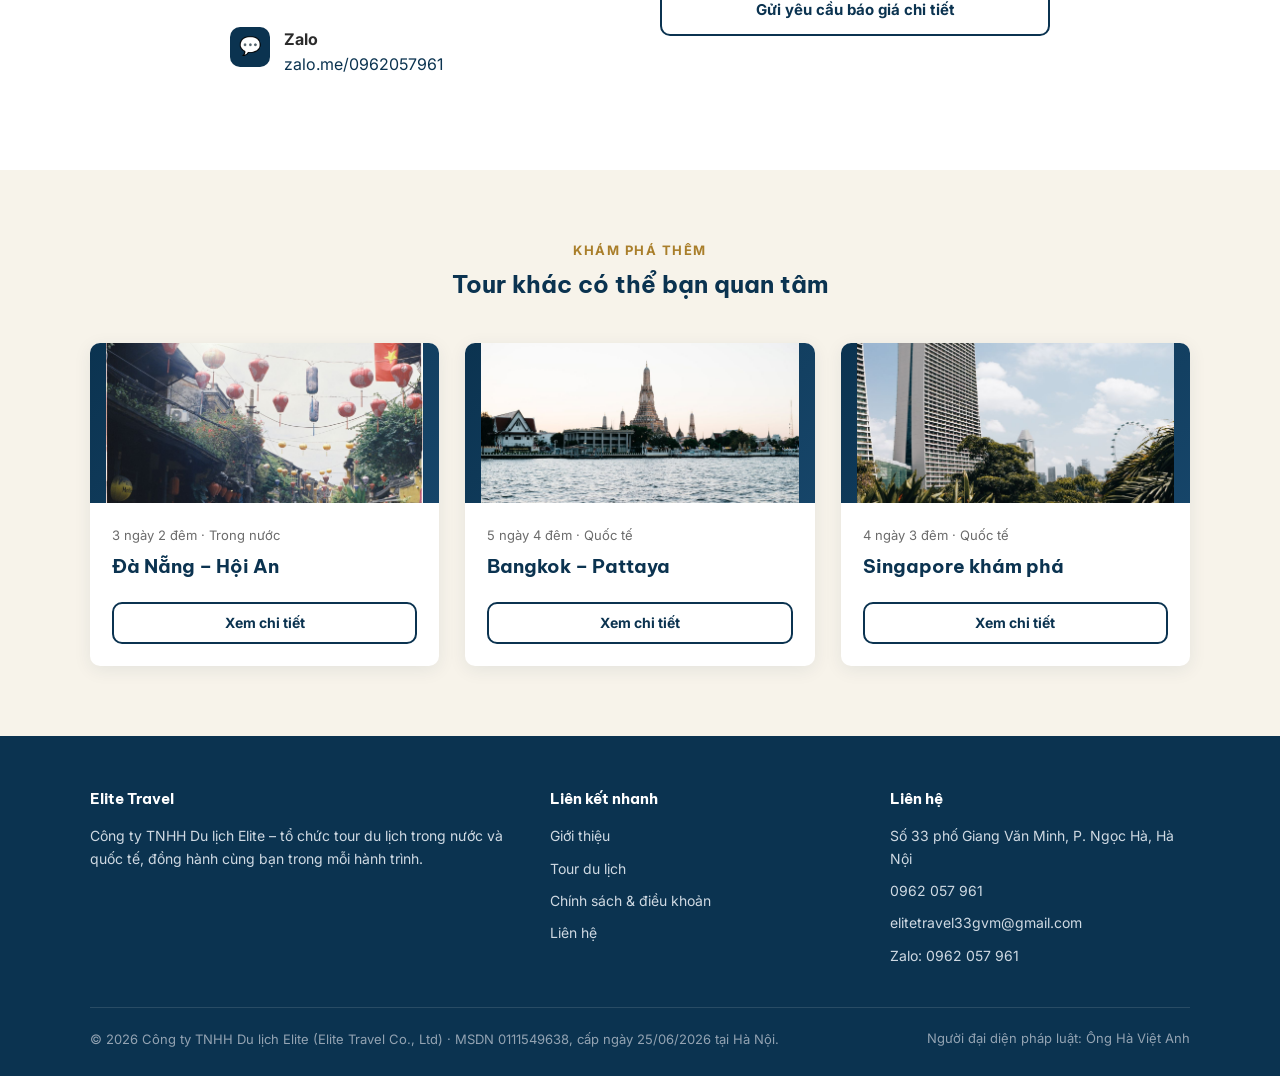
<file: tour-phu-quoc.html>
<!doctype html>
<html lang="vi">
<head>
<meta charset="UTF-8">
<meta name="viewport" content="width=device-width, initial-scale=1.0">
<title>Tour Phú Quốc nghỉ dưỡng 4N3Đ | Elite Travel</title>
<meta name="description" content="Tour Phú Quốc 4 ngày 3 đêm: cáp treo Hòn Thơm dài nhất thế giới, tour 4 đảo lặn ngắm san hô, tắm biển Bãi Sao. Đặt tour cùng Elite Travel.">
<link rel="canonical" href="https://elitegotravel.com/tour-phu-quoc.html">
<meta property="og:type" content="website">
<meta property="og:site_name" content="Elite Travel">
<meta property="og:locale" content="vi_VN">
<meta property="og:url" content="https://elitegotravel.com/tour-phu-quoc.html">
<meta property="og:title" content="Tour Phú Quốc nghỉ dưỡng 4N3Đ | Elite Travel">
<meta property="og:description" content="Tour Phú Quốc 4 ngày 3 đêm: cáp treo Hòn Thơm dài nhất thế giới, tour 4 đảo lặn ngắm san hô, tắm biển Bãi Sao. Đặt tour cùng Elite Travel.">
<meta property="og:image" content="https://elitegotravel.com/img/tours/phu-quoc.jpg">
<link rel="icon" type="image/svg+xml" href="img/logo.svg">
<link rel="preconnect" href="https://fonts.googleapis.com">
<link href="https://fonts.googleapis.com/css2?family=Be+Vietnam+Pro:wght@600;700;800&family=Inter:wght@400;500;600;700&display=swap&subset=vietnamese" rel="stylesheet">
<link rel="stylesheet" href="css/style.css">
</head>
<body>

<header class="site-header">
  <div class="container">
    <a href="index.html" class="logo"><img src="img/logo.svg" alt="Elite Travel"></a>
    <nav class="main-nav">
      <ul>
        <li><a href="index.html">Trang chủ</a></li>
        <li><a href="gioi-thieu.html">Giới thiệu</a></li>
        <li><a href="tour-du-lich.html" class="current">Tour du lịch</a></li>
        <li><a href="chinh-sach.html">Chính sách</a></li>
        <li><a href="lien-he.html">Liên hệ</a></li>
      </ul>
    </nav>
    <div class="header-cta">
      <a href="tel:+84962057961" class="btn btn-outline btn-sm">0962 057 961</a>
      <a href="lien-he.html" class="btn btn-primary btn-sm">Nhận báo giá</a>
    </div>
    <button class="nav-toggle" aria-label="Mở menu">&#9776;</button>
  </div>
</header>

<section class="hero" style="padding:60px 0;background:linear-gradient(180deg, rgba(11,51,80,0.88) 0%, rgba(11,51,80,0.93) 100%), url('img/tours/phu-quoc.jpg') center/cover no-repeat, linear-gradient(180deg, var(--navy) 0%, var(--navy-light) 100%);">
  <div class="container" style="grid-template-columns:1fr;">
    <div>
      <div style="margin-bottom:14px;font-size:13px;color:#b7c6d3;">
        <a href="index.html" style="color:#b7c6d3;">Trang chủ</a> ›
        <a href="tour-du-lich.html" style="color:#b7c6d3;">Tour du lịch</a> ›
        <span style="color:var(--gold-light);">Phú Quốc nghỉ dưỡng</span>
      </div>
      <span class="hero-badge">4 ngày 3 đêm · Trong nước</span>
      <h1 style="font-size:34px;">Phú Quốc nghỉ dưỡng</h1>
      <p class="lead">4 ngày 3 đêm nghỉ dưỡng trọn vẹn tại đảo ngọc Phú Quốc: trải nghiệm cáp treo vượt biển dài nhất thế giới, vui chơi tại VinWonders, và một ngày lặn ngắm san hô trên hành trình khám phá 4 đảo Nam đảo.</p>
      <div class="hero-actions">
        <a href="https://zalo.me/0962057961" class="btn btn-primary">Liên hệ báo giá qua Zalo</a>
        <a href="tel:+84962057961" class="btn btn-outline" style="border-color:#fff;color:#fff;">Gọi hotline 0962 057 961</a>
      </div>
    </div>
  </div>
</section>

<section>
  <div class="container" style="max-width:820px;">
    <h2>Điểm nổi bật</h2>
    <ul class="highlight-list" style="font-size:16px;padding-left:22px;">
          <li>Cáp treo Hòn Thơm – cáp treo ba dây vượt biển dài nhất thế giới</li>
          <li>Tour 4 đảo Nam đảo: lặn ngắm san hô, câu cá, tắm biển</li>
          <li>Khám phá VinWonders &amp; công viên nước Aquatopia</li>
    </ul>

    <h2 style="margin-top:44px;">Lịch trình chi tiết</h2>
    <ol class="day-list" style="font-size:16px;padding-left:22px;">
          <li><strong>Ngày 1 – Đón sân bay Phú Quốc:</strong> Nhận phòng khách sạn, nghỉ ngơi, tắm biển Bãi Trường.</li>
          <li><strong>Ngày 2 – Cáp treo Hòn Thơm:</strong> Tham quan VinWonders, công viên nước Aquatopia, tắm biển Bãi Sao.</li>
          <li><strong>Ngày 3 – Tour 4 đảo Nam đảo:</strong> Di chuyển bằng cano, lặn ngắm san hô, câu cá, tắm biển Hòn Móng Tay, thưởng thức hải sản trên đảo.</li>
          <li><strong>Ngày 4 – Tự do &amp; tiễn sân bay:</strong> Mua sắm đặc sản (nước mắm, hồ tiêu, ngọc trai), làm thủ tục bay về.</li>
    </ol>

    <div class="inclusion-grid" style="margin-top:44px;font-size:15px;">
      <div>
        <h4 style="font-size:13px;">Bao gồm</h4>
        <ul class="incl-yes">
              <li>Vé máy bay khứ hồi, khách sạn</li>
              <li>Xe đưa đón, các bữa ăn theo chương trình</li>
              <li>Vé tham quan, hướng dẫn viên</li>
        </ul>
      </div>
      <div>
        <h4 style="font-size:13px;">Không bao gồm</h4>
        <ul class="incl-no">
              <li>Chi phí cá nhân</li>
              <li>Đồ uống ngoài chương trình</li>
              <li>Tiền tip</li>
        </ul>
      </div>
    </div>

    <div class="hero-actions" style="margin-top:40px;">
      <a href="https://zalo.me/0962057961" class="btn btn-primary">Liên hệ báo giá qua Zalo</a>
      <a href="tour-du-lich.html" class="btn btn-outline">← Xem tất cả tour</a>
    </div>
  </div>
</section>

<section class="alt">
  <div class="container">
    <div class="section-head">
      <span class="eyebrow">Liên hệ tư vấn</span>
      <h2>Cần hỗ trợ về tour này?</h2>
    </div>
    <div class="contact-grid" style="max-width:820px;margin:0 auto;align-items:center;">
      <div class="contact-info">
        <div class="item">
          <div class="icon">📍</div>
          <div><strong>Địa chỉ trụ sở</strong><br>Số 33 phố Giang Văn Minh, Phường Ngọc Hà, Hà Nội</div>
        </div>
        <div class="item">
          <div class="icon">📞</div>
          <div><strong>Hotline</strong><br><a href="tel:+84962057961">0962 057 961</a></div>
        </div>
        <div class="item">
          <div class="icon">💬</div>
          <div><strong>Zalo</strong><br><a href="https://zalo.me/0962057961">zalo.me/0962057961</a></div>
        </div>
      </div>
      <div style="display:flex;flex-direction:column;gap:14px;">
        <a href="https://zalo.me/0962057961" class="btn btn-primary text-center">Nhắn Zalo tư vấn ngay</a>
        <a href="lien-he.html" class="btn btn-outline text-center">Gửi yêu cầu báo giá chi tiết</a>
      </div>
    </div>
  </div>
</section>

<section>
  <div class="container">
    <div class="section-head">
      <span class="eyebrow">Khám phá thêm</span>
      <h2>Tour khác có thể bạn quan tâm</h2>
    </div>
    <div class="grid grid-3">
      <div class="tour-card">
        <div class="thumb"><img src="img/tours/da-nang.jpg" alt="Đà Nẵng – Hội An" style="width:100%;height:100%;object-fit:cover;" onerror="this.parentElement.textContent='ĐÀ NẴNG – HỘI AN';"></div>
        <div class="body">
          <div class="meta">3 ngày 2 đêm · Trong nước</div>
          <h3>Đà Nẵng – Hội An</h3>
          <div class="price"><a href="tour-da-nang-hoi-an.html" class="btn btn-outline btn-sm">Xem chi tiết</a></div>
        </div>
      </div>
      <div class="tour-card">
        <div class="thumb"><img src="img/tours/bangkok.jpg" alt="Bangkok – Pattaya" style="width:100%;height:100%;object-fit:cover;" onerror="this.parentElement.textContent='BANGKOK – PATTAYA';"></div>
        <div class="body">
          <div class="meta">5 ngày 4 đêm · Quốc tế</div>
          <h3>Bangkok – Pattaya</h3>
          <div class="price"><a href="tour-bangkok-pattaya.html" class="btn btn-outline btn-sm">Xem chi tiết</a></div>
        </div>
      </div>
      <div class="tour-card">
        <div class="thumb"><img src="img/tours/singapore.jpg" alt="Singapore khám phá" style="width:100%;height:100%;object-fit:cover;" onerror="this.parentElement.textContent='SINGAPORE KHÁM PHÁ';"></div>
        <div class="body">
          <div class="meta">4 ngày 3 đêm · Quốc tế</div>
          <h3>Singapore khám phá</h3>
          <div class="price"><a href="tour-singapore.html" class="btn btn-outline btn-sm">Xem chi tiết</a></div>
        </div>
      </div>
    </div>
  </div>
</section>

<footer class="site-footer">
  <div class="container">
    <div class="footer-grid">
      <div>
        <h4>Elite Travel</h4>
        <p style="font-size:14px;">Công ty TNHH Du lịch Elite – tổ chức tour du lịch trong nước và quốc tế, đồng hành cùng bạn trong mỗi hành trình.</p>
      </div>
      <div>
        <h4>Liên kết nhanh</h4>
        <ul>
          <li><a href="gioi-thieu.html">Giới thiệu</a></li>
          <li><a href="tour-du-lich.html">Tour du lịch</a></li>
          <li><a href="chinh-sach.html">Chính sách &amp; điều khoản</a></li>
          <li><a href="lien-he.html">Liên hệ</a></li>
        </ul>
      </div>
      <div>
        <h4>Liên hệ</h4>
        <ul>
          <li>Số 33 phố Giang Văn Minh, P. Ngọc Hà, Hà Nội</li>
          <li><a href="tel:+84962057961">0962 057 961</a></li>
          <li><a href="mailto:elitetravel33gvm@gmail.com">elitetravel33gvm@gmail.com</a></li>
          <li><a href="https://zalo.me/0962057961">Zalo: 0962 057 961</a></li>
        </ul>
      </div>
    </div>
    <div class="footer-bottom">
      <div class="footer-legal-line">© <span class="footer-year">2026</span> Công ty TNHH Du lịch Elite (Elite Travel Co., Ltd) · MSDN 0111549638, cấp ngày 25/06/2026 tại Hà Nội.</div>
      <div>Người đại diện pháp luật: Ông Hà Việt Anh</div>
    </div>
  </div>
</footer>

<script src="js/main.js"></script>
</body>
</html>
</file>
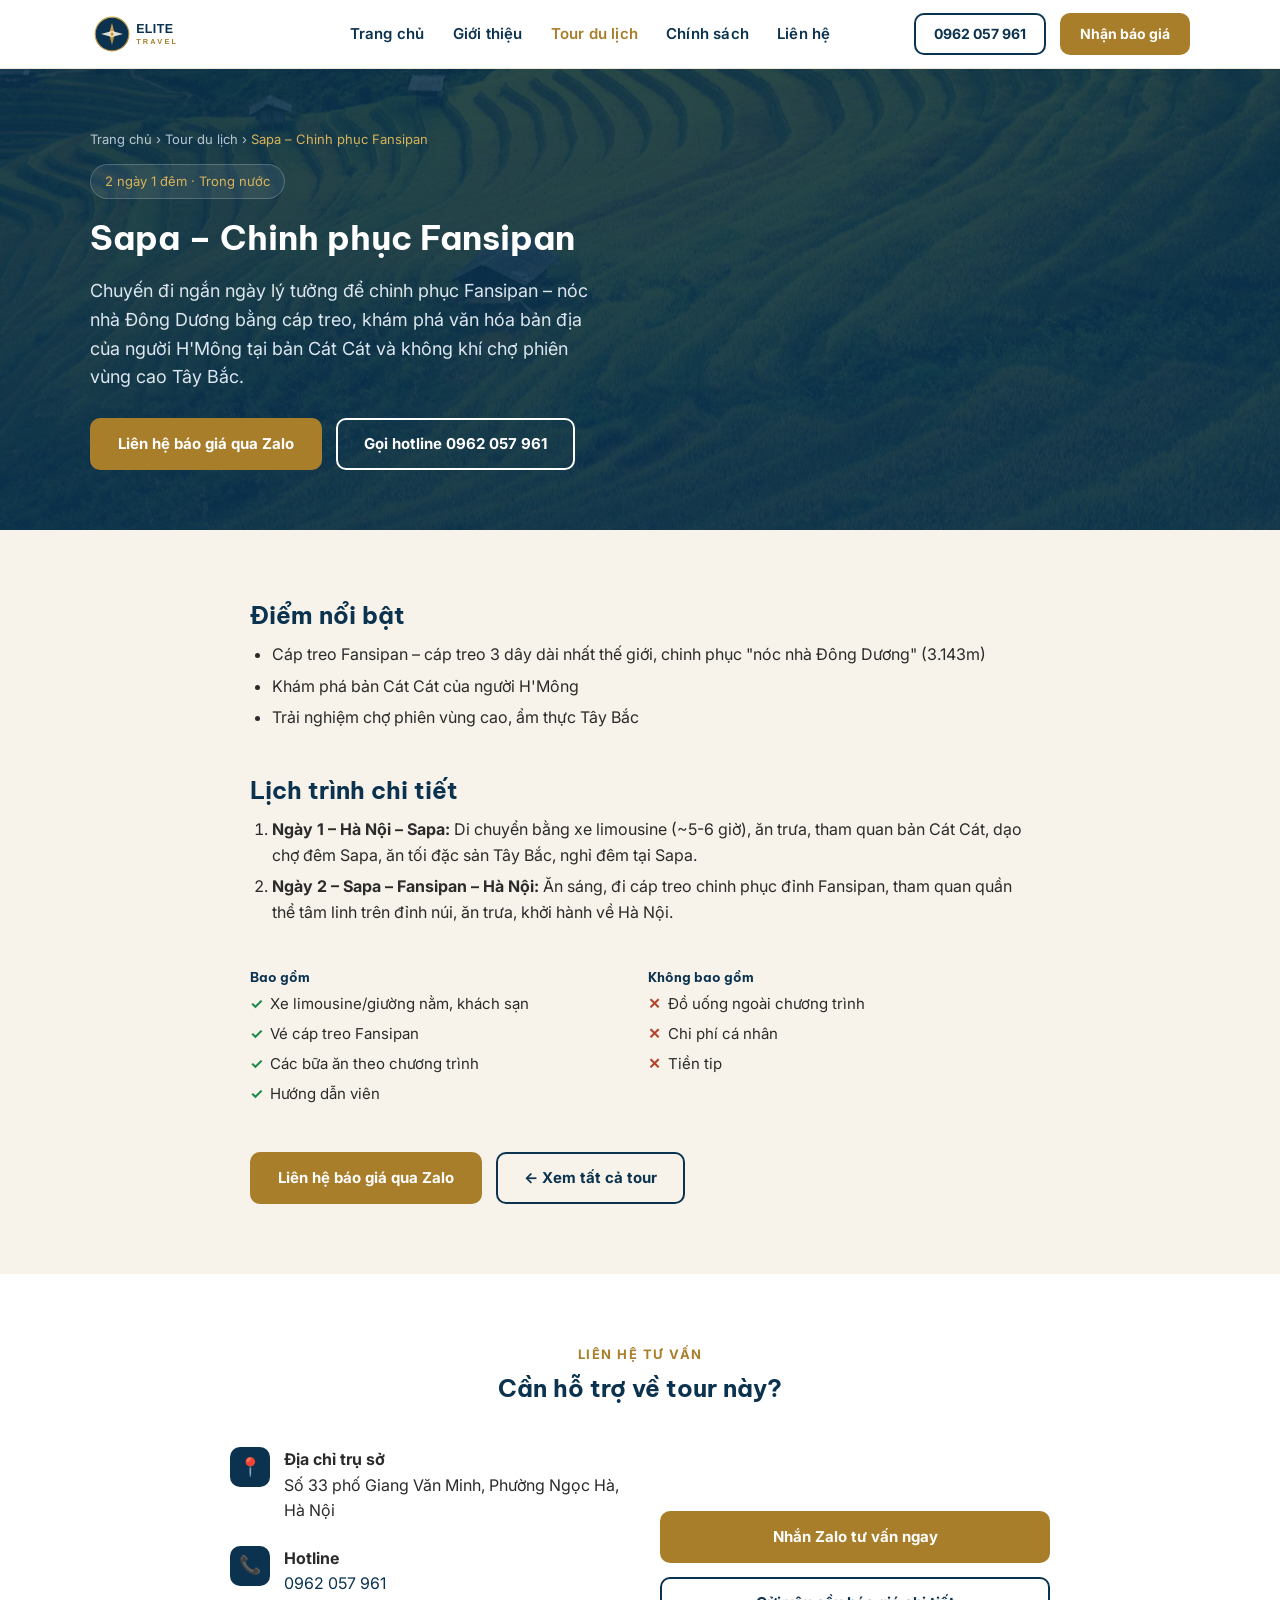
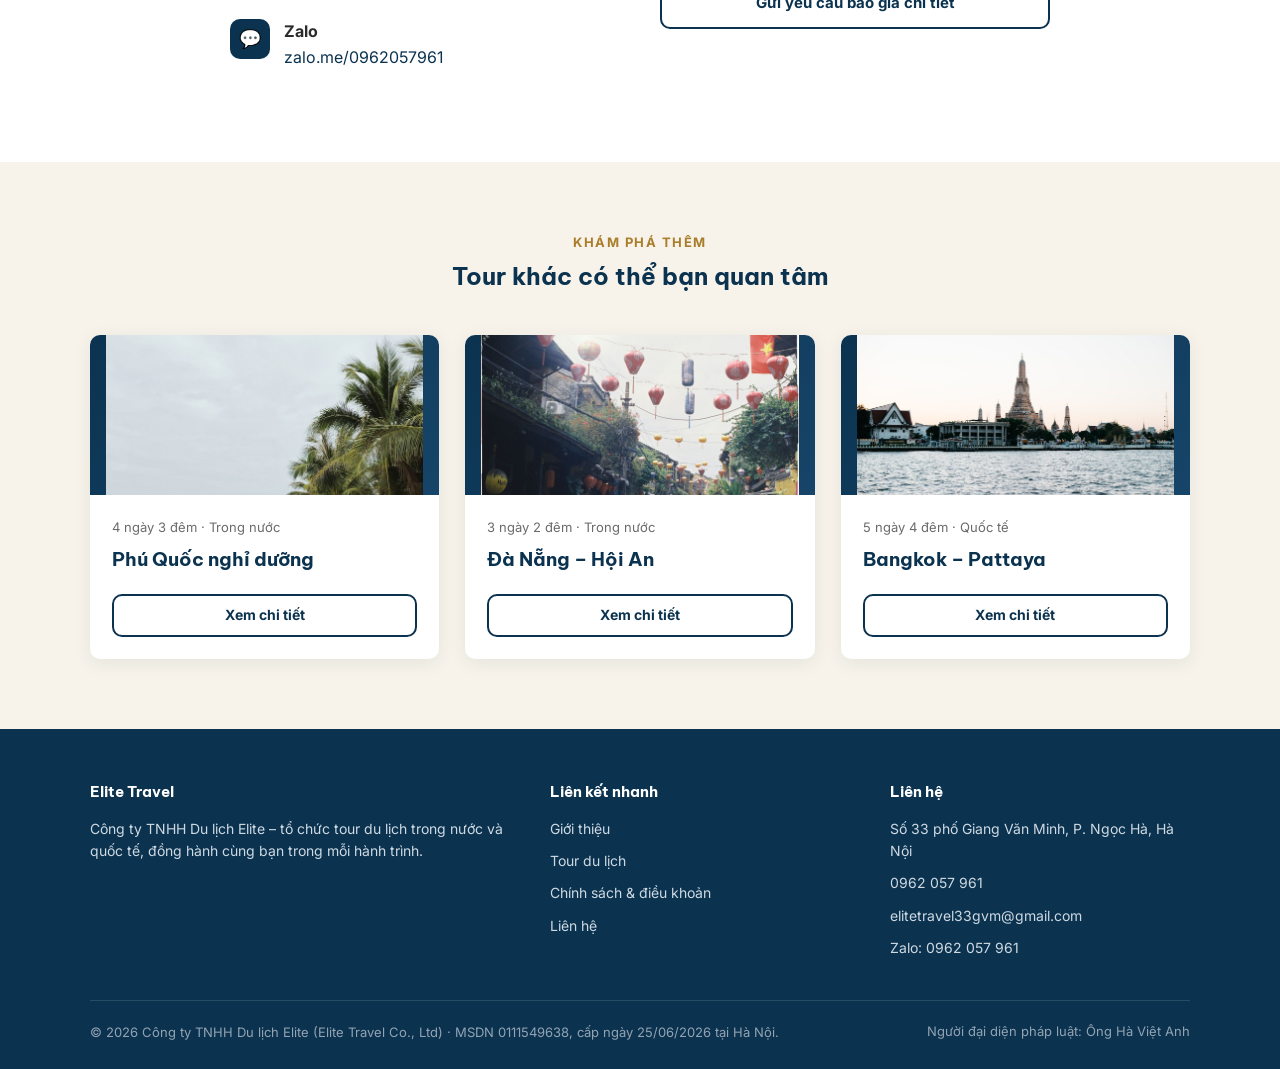
<file: tour-sapa.html>
<!doctype html>
<html lang="vi">
<head>
<meta charset="UTF-8">
<meta name="viewport" content="width=device-width, initial-scale=1.0">
<title>Tour Sapa – Chinh phục Fansipan 2N1Đ | Elite Travel</title>
<meta name="description" content="Tour Sapa 2 ngày 1 đêm: cáp treo Fansipan – nóc nhà Đông Dương, bản Cát Cát, chợ phiên vùng cao Tây Bắc. Đặt tour cùng Elite Travel.">
<link rel="canonical" href="https://elitegotravel.com/tour-sapa.html">
<meta property="og:type" content="website">
<meta property="og:site_name" content="Elite Travel">
<meta property="og:locale" content="vi_VN">
<meta property="og:url" content="https://elitegotravel.com/tour-sapa.html">
<meta property="og:title" content="Tour Sapa – Chinh phục Fansipan 2N1Đ | Elite Travel">
<meta property="og:description" content="Tour Sapa 2 ngày 1 đêm: cáp treo Fansipan – nóc nhà Đông Dương, bản Cát Cát, chợ phiên vùng cao Tây Bắc. Đặt tour cùng Elite Travel.">
<meta property="og:image" content="https://elitegotravel.com/img/tours/sapa.jpg">
<link rel="icon" type="image/svg+xml" href="img/logo.svg">
<link rel="preconnect" href="https://fonts.googleapis.com">
<link href="https://fonts.googleapis.com/css2?family=Be+Vietnam+Pro:wght@600;700;800&family=Inter:wght@400;500;600;700&display=swap&subset=vietnamese" rel="stylesheet">
<link rel="stylesheet" href="css/style.css">
</head>
<body>

<header class="site-header">
  <div class="container">
    <a href="index.html" class="logo"><img src="img/logo.svg" alt="Elite Travel"></a>
    <nav class="main-nav">
      <ul>
        <li><a href="index.html">Trang chủ</a></li>
        <li><a href="gioi-thieu.html">Giới thiệu</a></li>
        <li><a href="tour-du-lich.html" class="current">Tour du lịch</a></li>
        <li><a href="chinh-sach.html">Chính sách</a></li>
        <li><a href="lien-he.html">Liên hệ</a></li>
      </ul>
    </nav>
    <div class="header-cta">
      <a href="tel:+84962057961" class="btn btn-outline btn-sm">0962 057 961</a>
      <a href="lien-he.html" class="btn btn-primary btn-sm">Nhận báo giá</a>
    </div>
    <button class="nav-toggle" aria-label="Mở menu">&#9776;</button>
  </div>
</header>

<section class="hero" style="padding:60px 0;background:linear-gradient(180deg, rgba(11,51,80,0.88) 0%, rgba(11,51,80,0.93) 100%), url('img/tours/sapa.jpg') center/cover no-repeat, linear-gradient(180deg, var(--navy) 0%, var(--navy-light) 100%);">
  <div class="container" style="grid-template-columns:1fr;">
    <div>
      <div style="margin-bottom:14px;font-size:13px;color:#b7c6d3;">
        <a href="index.html" style="color:#b7c6d3;">Trang chủ</a> ›
        <a href="tour-du-lich.html" style="color:#b7c6d3;">Tour du lịch</a> ›
        <span style="color:var(--gold-light);">Sapa – Chinh phục Fansipan</span>
      </div>
      <span class="hero-badge">2 ngày 1 đêm · Trong nước</span>
      <h1 style="font-size:34px;">Sapa – Chinh phục Fansipan</h1>
      <p class="lead">Chuyến đi ngắn ngày lý tưởng để chinh phục Fansipan – nóc nhà Đông Dương bằng cáp treo, khám phá văn hóa bản địa của người H'Mông tại bản Cát Cát và không khí chợ phiên vùng cao Tây Bắc.</p>
      <div class="hero-actions">
        <a href="https://zalo.me/0962057961" class="btn btn-primary">Liên hệ báo giá qua Zalo</a>
        <a href="tel:+84962057961" class="btn btn-outline" style="border-color:#fff;color:#fff;">Gọi hotline 0962 057 961</a>
      </div>
    </div>
  </div>
</section>

<section>
  <div class="container" style="max-width:820px;">
    <h2>Điểm nổi bật</h2>
    <ul class="highlight-list" style="font-size:16px;padding-left:22px;">
          <li>Cáp treo Fansipan – cáp treo 3 dây dài nhất thế giới, chinh phục "nóc nhà Đông Dương" (3.143m)</li>
          <li>Khám phá bản Cát Cát của người H'Mông</li>
          <li>Trải nghiệm chợ phiên vùng cao, ẩm thực Tây Bắc</li>
    </ul>

    <h2 style="margin-top:44px;">Lịch trình chi tiết</h2>
    <ol class="day-list" style="font-size:16px;padding-left:22px;">
          <li><strong>Ngày 1 – Hà Nội – Sapa:</strong> Di chuyển bằng xe limousine (~5-6 giờ), ăn trưa, tham quan bản Cát Cát, dạo chợ đêm Sapa, ăn tối đặc sản Tây Bắc, nghỉ đêm tại Sapa.</li>
          <li><strong>Ngày 2 – Sapa – Fansipan – Hà Nội:</strong> Ăn sáng, đi cáp treo chinh phục đỉnh Fansipan, tham quan quần thể tâm linh trên đỉnh núi, ăn trưa, khởi hành về Hà Nội.</li>
    </ol>

    <div class="inclusion-grid" style="margin-top:44px;font-size:15px;">
      <div>
        <h4 style="font-size:13px;">Bao gồm</h4>
        <ul class="incl-yes">
              <li>Xe limousine/giường nằm, khách sạn</li>
              <li>Vé cáp treo Fansipan</li>
              <li>Các bữa ăn theo chương trình</li>
              <li>Hướng dẫn viên</li>
        </ul>
      </div>
      <div>
        <h4 style="font-size:13px;">Không bao gồm</h4>
        <ul class="incl-no">
              <li>Đồ uống ngoài chương trình</li>
              <li>Chi phí cá nhân</li>
              <li>Tiền tip</li>
        </ul>
      </div>
    </div>

    <div class="hero-actions" style="margin-top:40px;">
      <a href="https://zalo.me/0962057961" class="btn btn-primary">Liên hệ báo giá qua Zalo</a>
      <a href="tour-du-lich.html" class="btn btn-outline">← Xem tất cả tour</a>
    </div>
  </div>
</section>

<section class="alt">
  <div class="container">
    <div class="section-head">
      <span class="eyebrow">Liên hệ tư vấn</span>
      <h2>Cần hỗ trợ về tour này?</h2>
    </div>
    <div class="contact-grid" style="max-width:820px;margin:0 auto;align-items:center;">
      <div class="contact-info">
        <div class="item">
          <div class="icon">📍</div>
          <div><strong>Địa chỉ trụ sở</strong><br>Số 33 phố Giang Văn Minh, Phường Ngọc Hà, Hà Nội</div>
        </div>
        <div class="item">
          <div class="icon">📞</div>
          <div><strong>Hotline</strong><br><a href="tel:+84962057961">0962 057 961</a></div>
        </div>
        <div class="item">
          <div class="icon">💬</div>
          <div><strong>Zalo</strong><br><a href="https://zalo.me/0962057961">zalo.me/0962057961</a></div>
        </div>
      </div>
      <div style="display:flex;flex-direction:column;gap:14px;">
        <a href="https://zalo.me/0962057961" class="btn btn-primary text-center">Nhắn Zalo tư vấn ngay</a>
        <a href="lien-he.html" class="btn btn-outline text-center">Gửi yêu cầu báo giá chi tiết</a>
      </div>
    </div>
  </div>
</section>

<section>
  <div class="container">
    <div class="section-head">
      <span class="eyebrow">Khám phá thêm</span>
      <h2>Tour khác có thể bạn quan tâm</h2>
    </div>
    <div class="grid grid-3">
      <div class="tour-card">
        <div class="thumb"><img src="img/tours/phu-quoc.jpg" alt="Phú Quốc nghỉ dưỡng" style="width:100%;height:100%;object-fit:cover;" onerror="this.parentElement.textContent='PHÚ QUỐC NGHỈ DƯỠNG';"></div>
        <div class="body">
          <div class="meta">4 ngày 3 đêm · Trong nước</div>
          <h3>Phú Quốc nghỉ dưỡng</h3>
          <div class="price"><a href="tour-phu-quoc.html" class="btn btn-outline btn-sm">Xem chi tiết</a></div>
        </div>
      </div>
      <div class="tour-card">
        <div class="thumb"><img src="img/tours/da-nang.jpg" alt="Đà Nẵng – Hội An" style="width:100%;height:100%;object-fit:cover;" onerror="this.parentElement.textContent='ĐÀ NẴNG – HỘI AN';"></div>
        <div class="body">
          <div class="meta">3 ngày 2 đêm · Trong nước</div>
          <h3>Đà Nẵng – Hội An</h3>
          <div class="price"><a href="tour-da-nang-hoi-an.html" class="btn btn-outline btn-sm">Xem chi tiết</a></div>
        </div>
      </div>
      <div class="tour-card">
        <div class="thumb"><img src="img/tours/bangkok.jpg" alt="Bangkok – Pattaya" style="width:100%;height:100%;object-fit:cover;" onerror="this.parentElement.textContent='BANGKOK – PATTAYA';"></div>
        <div class="body">
          <div class="meta">5 ngày 4 đêm · Quốc tế</div>
          <h3>Bangkok – Pattaya</h3>
          <div class="price"><a href="tour-bangkok-pattaya.html" class="btn btn-outline btn-sm">Xem chi tiết</a></div>
        </div>
      </div>
    </div>
  </div>
</section>

<footer class="site-footer">
  <div class="container">
    <div class="footer-grid">
      <div>
        <h4>Elite Travel</h4>
        <p style="font-size:14px;">Công ty TNHH Du lịch Elite – tổ chức tour du lịch trong nước và quốc tế, đồng hành cùng bạn trong mỗi hành trình.</p>
      </div>
      <div>
        <h4>Liên kết nhanh</h4>
        <ul>
          <li><a href="gioi-thieu.html">Giới thiệu</a></li>
          <li><a href="tour-du-lich.html">Tour du lịch</a></li>
          <li><a href="chinh-sach.html">Chính sách &amp; điều khoản</a></li>
          <li><a href="lien-he.html">Liên hệ</a></li>
        </ul>
      </div>
      <div>
        <h4>Liên hệ</h4>
        <ul>
          <li>Số 33 phố Giang Văn Minh, P. Ngọc Hà, Hà Nội</li>
          <li><a href="tel:+84962057961">0962 057 961</a></li>
          <li><a href="mailto:elitetravel33gvm@gmail.com">elitetravel33gvm@gmail.com</a></li>
          <li><a href="https://zalo.me/0962057961">Zalo: 0962 057 961</a></li>
        </ul>
      </div>
    </div>
    <div class="footer-bottom">
      <div class="footer-legal-line">© <span class="footer-year">2026</span> Công ty TNHH Du lịch Elite (Elite Travel Co., Ltd) · MSDN 0111549638, cấp ngày 25/06/2026 tại Hà Nội.</div>
      <div>Người đại diện pháp luật: Ông Hà Việt Anh</div>
    </div>
  </div>
</footer>

<script src="js/main.js"></script>
</body>
</html>
</file>
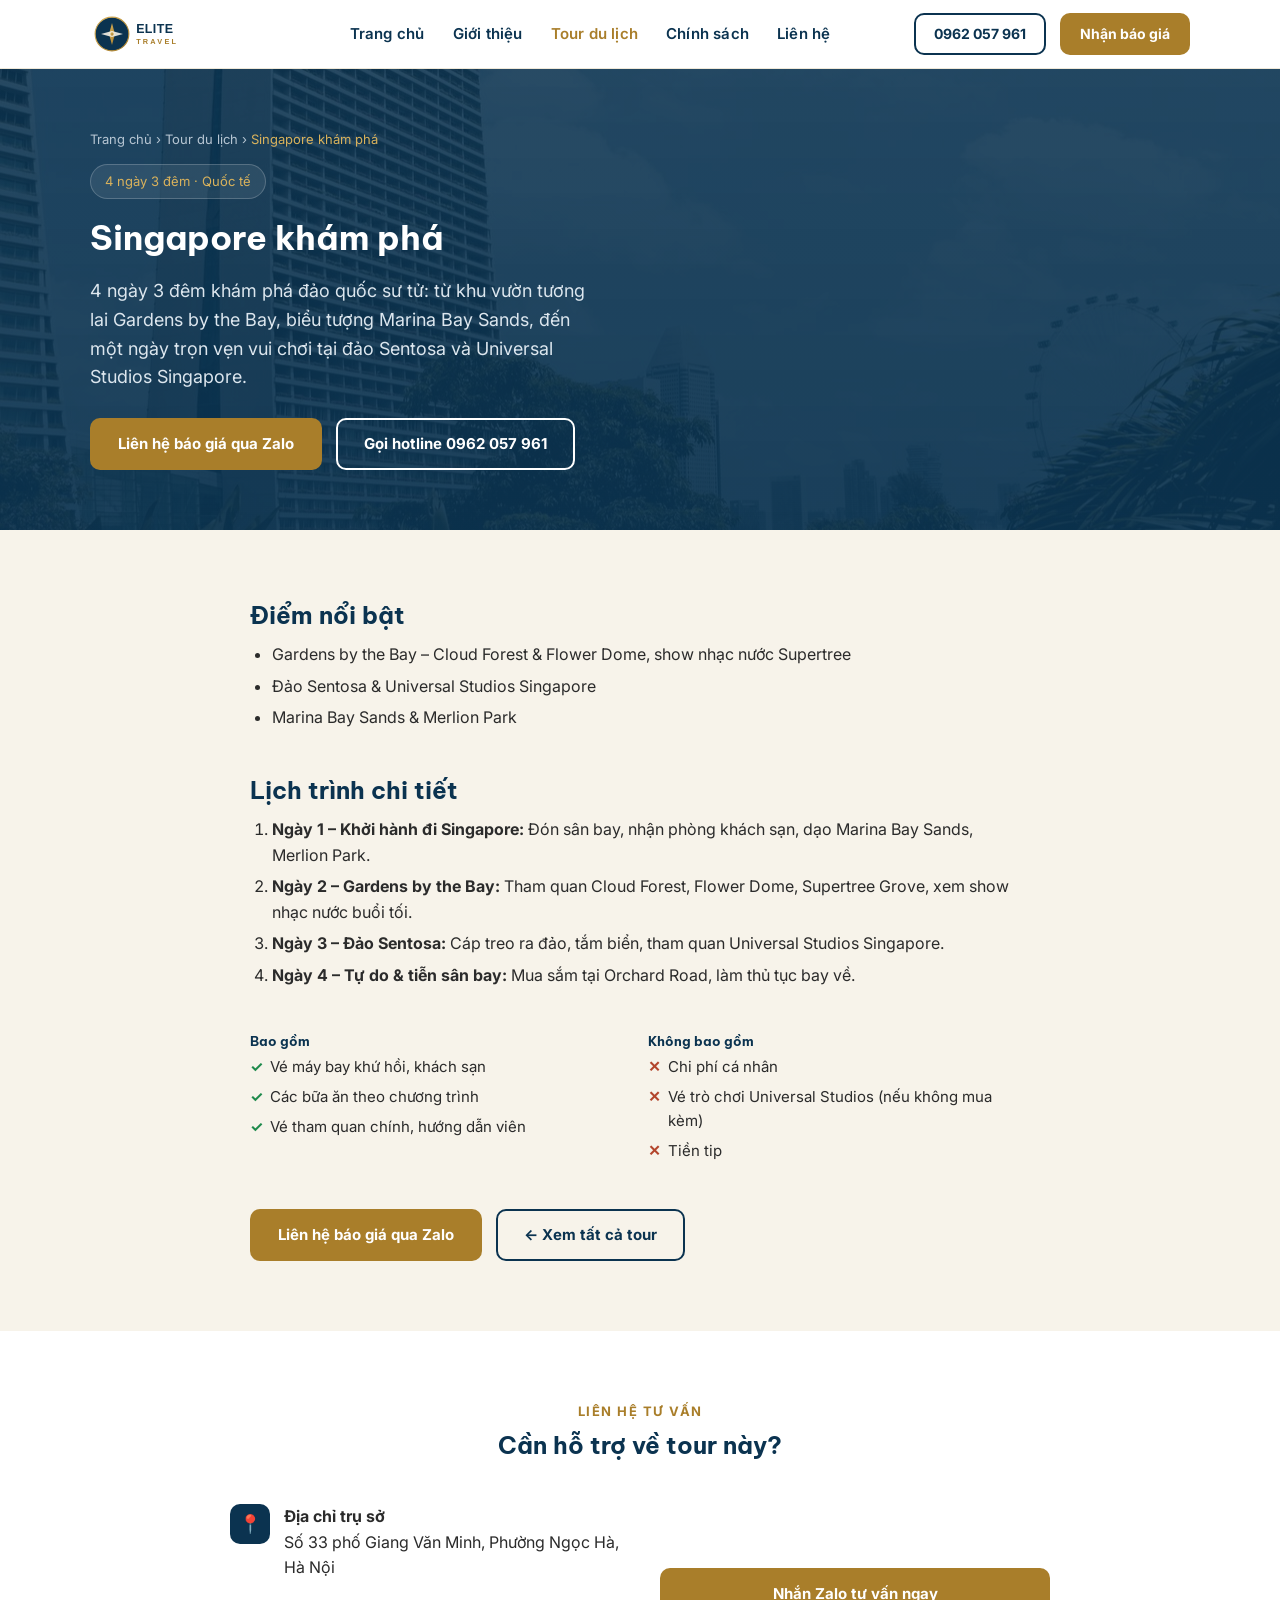
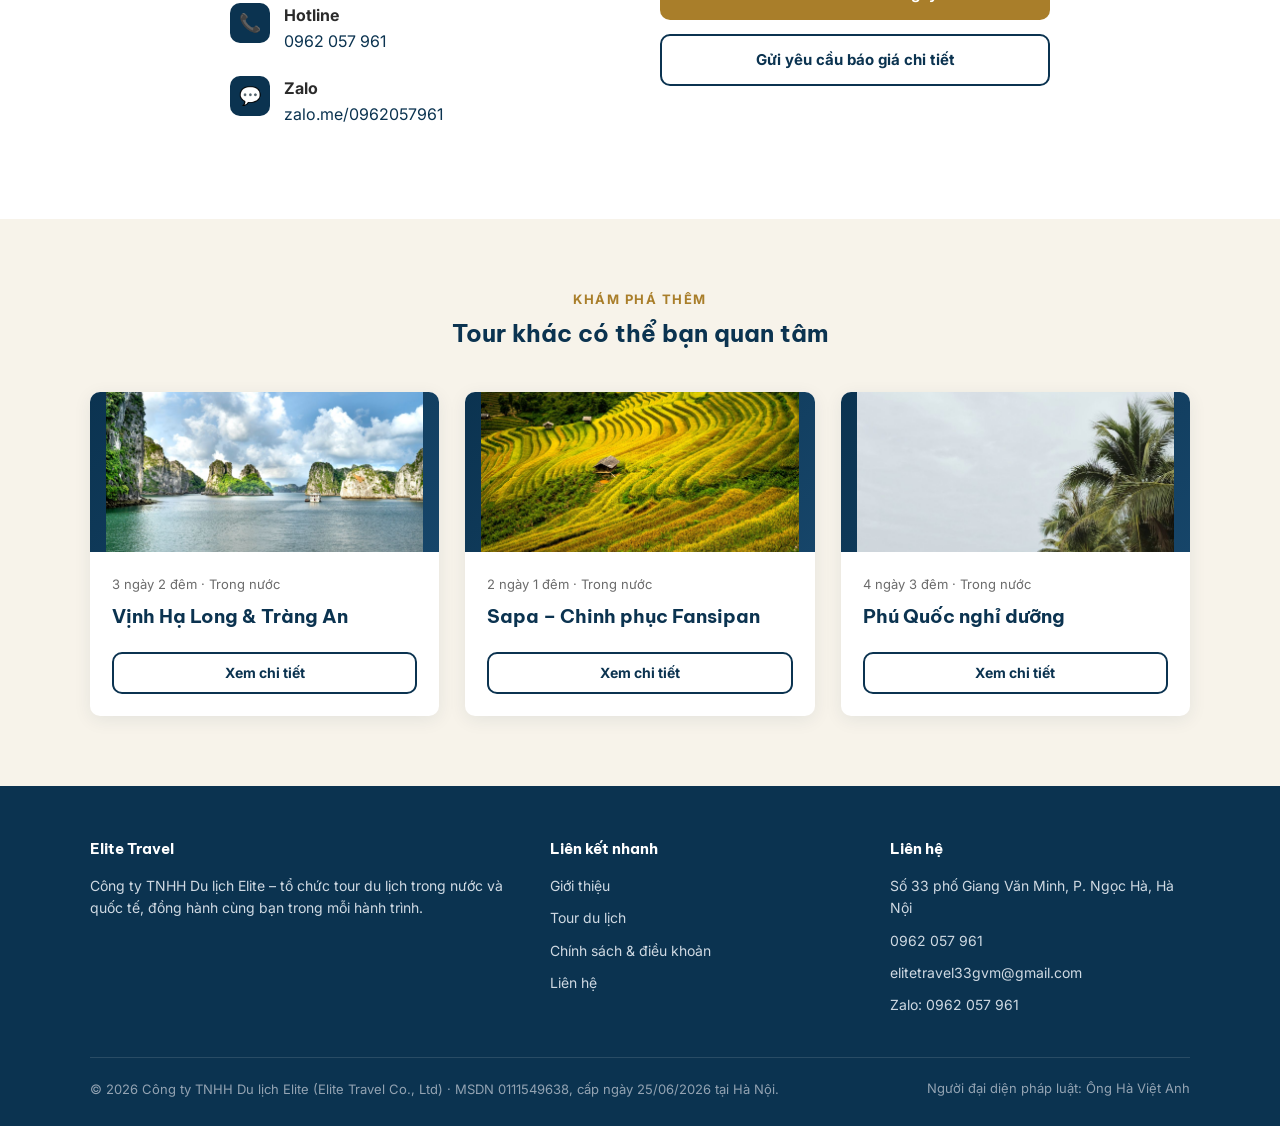
<file: tour-singapore.html>
<!doctype html>
<html lang="vi">
<head>
<meta charset="UTF-8">
<meta name="viewport" content="width=device-width, initial-scale=1.0">
<title>Tour Singapore khám phá 4N3Đ | Elite Travel</title>
<meta name="description" content="Tour Singapore 4 ngày 3 đêm: Gardens by the Bay, đảo Sentosa, Marina Bay Sands, Universal Studios. Đặt tour cùng Elite Travel.">
<link rel="canonical" href="https://elitegotravel.com/tour-singapore.html">
<meta property="og:type" content="website">
<meta property="og:site_name" content="Elite Travel">
<meta property="og:locale" content="vi_VN">
<meta property="og:url" content="https://elitegotravel.com/tour-singapore.html">
<meta property="og:title" content="Tour Singapore khám phá 4N3Đ | Elite Travel">
<meta property="og:description" content="Tour Singapore 4 ngày 3 đêm: Gardens by the Bay, đảo Sentosa, Marina Bay Sands, Universal Studios. Đặt tour cùng Elite Travel.">
<meta property="og:image" content="https://elitegotravel.com/img/tours/singapore.jpg">
<link rel="icon" type="image/svg+xml" href="img/logo.svg">
<link rel="preconnect" href="https://fonts.googleapis.com">
<link href="https://fonts.googleapis.com/css2?family=Be+Vietnam+Pro:wght@600;700;800&family=Inter:wght@400;500;600;700&display=swap&subset=vietnamese" rel="stylesheet">
<link rel="stylesheet" href="css/style.css">
</head>
<body>

<header class="site-header">
  <div class="container">
    <a href="index.html" class="logo"><img src="img/logo.svg" alt="Elite Travel"></a>
    <nav class="main-nav">
      <ul>
        <li><a href="index.html">Trang chủ</a></li>
        <li><a href="gioi-thieu.html">Giới thiệu</a></li>
        <li><a href="tour-du-lich.html" class="current">Tour du lịch</a></li>
        <li><a href="chinh-sach.html">Chính sách</a></li>
        <li><a href="lien-he.html">Liên hệ</a></li>
      </ul>
    </nav>
    <div class="header-cta">
      <a href="tel:+84962057961" class="btn btn-outline btn-sm">0962 057 961</a>
      <a href="lien-he.html" class="btn btn-primary btn-sm">Nhận báo giá</a>
    </div>
    <button class="nav-toggle" aria-label="Mở menu">&#9776;</button>
  </div>
</header>

<section class="hero" style="padding:60px 0;background:linear-gradient(180deg, rgba(11,51,80,0.88) 0%, rgba(11,51,80,0.93) 100%), url('img/tours/singapore.jpg') center/cover no-repeat, linear-gradient(180deg, var(--navy) 0%, var(--navy-light) 100%);">
  <div class="container" style="grid-template-columns:1fr;">
    <div>
      <div style="margin-bottom:14px;font-size:13px;color:#b7c6d3;">
        <a href="index.html" style="color:#b7c6d3;">Trang chủ</a> ›
        <a href="tour-du-lich.html" style="color:#b7c6d3;">Tour du lịch</a> ›
        <span style="color:var(--gold-light);">Singapore khám phá</span>
      </div>
      <span class="hero-badge">4 ngày 3 đêm · Quốc tế</span>
      <h1 style="font-size:34px;">Singapore khám phá</h1>
      <p class="lead">4 ngày 3 đêm khám phá đảo quốc sư tử: từ khu vườn tương lai Gardens by the Bay, biểu tượng Marina Bay Sands, đến một ngày trọn vẹn vui chơi tại đảo Sentosa và Universal Studios Singapore.</p>
      <div class="hero-actions">
        <a href="https://zalo.me/0962057961" class="btn btn-primary">Liên hệ báo giá qua Zalo</a>
        <a href="tel:+84962057961" class="btn btn-outline" style="border-color:#fff;color:#fff;">Gọi hotline 0962 057 961</a>
      </div>
    </div>
  </div>
</section>

<section>
  <div class="container" style="max-width:820px;">
    <h2>Điểm nổi bật</h2>
    <ul class="highlight-list" style="font-size:16px;padding-left:22px;">
          <li>Gardens by the Bay – Cloud Forest &amp; Flower Dome, show nhạc nước Supertree</li>
          <li>Đảo Sentosa &amp; Universal Studios Singapore</li>
          <li>Marina Bay Sands &amp; Merlion Park</li>
    </ul>

    <h2 style="margin-top:44px;">Lịch trình chi tiết</h2>
    <ol class="day-list" style="font-size:16px;padding-left:22px;">
          <li><strong>Ngày 1 – Khởi hành đi Singapore:</strong> Đón sân bay, nhận phòng khách sạn, dạo Marina Bay Sands, Merlion Park.</li>
          <li><strong>Ngày 2 – Gardens by the Bay:</strong> Tham quan Cloud Forest, Flower Dome, Supertree Grove, xem show nhạc nước buổi tối.</li>
          <li><strong>Ngày 3 – Đảo Sentosa:</strong> Cáp treo ra đảo, tắm biển, tham quan Universal Studios Singapore.</li>
          <li><strong>Ngày 4 – Tự do &amp; tiễn sân bay:</strong> Mua sắm tại Orchard Road, làm thủ tục bay về.</li>
    </ol>

    <div class="inclusion-grid" style="margin-top:44px;font-size:15px;">
      <div>
        <h4 style="font-size:13px;">Bao gồm</h4>
        <ul class="incl-yes">
              <li>Vé máy bay khứ hồi, khách sạn</li>
              <li>Các bữa ăn theo chương trình</li>
              <li>Vé tham quan chính, hướng dẫn viên</li>
        </ul>
      </div>
      <div>
        <h4 style="font-size:13px;">Không bao gồm</h4>
        <ul class="incl-no">
              <li>Chi phí cá nhân</li>
              <li>Vé trò chơi Universal Studios (nếu không mua kèm)</li>
              <li>Tiền tip</li>
        </ul>
      </div>
    </div>

    <div class="hero-actions" style="margin-top:40px;">
      <a href="https://zalo.me/0962057961" class="btn btn-primary">Liên hệ báo giá qua Zalo</a>
      <a href="tour-du-lich.html" class="btn btn-outline">← Xem tất cả tour</a>
    </div>
  </div>
</section>

<section class="alt">
  <div class="container">
    <div class="section-head">
      <span class="eyebrow">Liên hệ tư vấn</span>
      <h2>Cần hỗ trợ về tour này?</h2>
    </div>
    <div class="contact-grid" style="max-width:820px;margin:0 auto;align-items:center;">
      <div class="contact-info">
        <div class="item">
          <div class="icon">📍</div>
          <div><strong>Địa chỉ trụ sở</strong><br>Số 33 phố Giang Văn Minh, Phường Ngọc Hà, Hà Nội</div>
        </div>
        <div class="item">
          <div class="icon">📞</div>
          <div><strong>Hotline</strong><br><a href="tel:+84962057961">0962 057 961</a></div>
        </div>
        <div class="item">
          <div class="icon">💬</div>
          <div><strong>Zalo</strong><br><a href="https://zalo.me/0962057961">zalo.me/0962057961</a></div>
        </div>
      </div>
      <div style="display:flex;flex-direction:column;gap:14px;">
        <a href="https://zalo.me/0962057961" class="btn btn-primary text-center">Nhắn Zalo tư vấn ngay</a>
        <a href="lien-he.html" class="btn btn-outline text-center">Gửi yêu cầu báo giá chi tiết</a>
      </div>
    </div>
  </div>
</section>

<section>
  <div class="container">
    <div class="section-head">
      <span class="eyebrow">Khám phá thêm</span>
      <h2>Tour khác có thể bạn quan tâm</h2>
    </div>
    <div class="grid grid-3">
      <div class="tour-card">
        <div class="thumb"><img src="img/tours/ha-long.jpg" alt="Vịnh Hạ Long &amp; Tràng An" style="width:100%;height:100%;object-fit:cover;" onerror="this.parentElement.textContent='VỊNH HẠ LONG &AMP; TRÀNG AN';"></div>
        <div class="body">
          <div class="meta">3 ngày 2 đêm · Trong nước</div>
          <h3>Vịnh Hạ Long &amp; Tràng An</h3>
          <div class="price"><a href="tour-ha-long.html" class="btn btn-outline btn-sm">Xem chi tiết</a></div>
        </div>
      </div>
      <div class="tour-card">
        <div class="thumb"><img src="img/tours/sapa.jpg" alt="Sapa – Chinh phục Fansipan" style="width:100%;height:100%;object-fit:cover;" onerror="this.parentElement.textContent='SAPA – CHINH PHỤC FANSIPAN';"></div>
        <div class="body">
          <div class="meta">2 ngày 1 đêm · Trong nước</div>
          <h3>Sapa – Chinh phục Fansipan</h3>
          <div class="price"><a href="tour-sapa.html" class="btn btn-outline btn-sm">Xem chi tiết</a></div>
        </div>
      </div>
      <div class="tour-card">
        <div class="thumb"><img src="img/tours/phu-quoc.jpg" alt="Phú Quốc nghỉ dưỡng" style="width:100%;height:100%;object-fit:cover;" onerror="this.parentElement.textContent='PHÚ QUỐC NGHỈ DƯỠNG';"></div>
        <div class="body">
          <div class="meta">4 ngày 3 đêm · Trong nước</div>
          <h3>Phú Quốc nghỉ dưỡng</h3>
          <div class="price"><a href="tour-phu-quoc.html" class="btn btn-outline btn-sm">Xem chi tiết</a></div>
        </div>
      </div>
    </div>
  </div>
</section>

<footer class="site-footer">
  <div class="container">
    <div class="footer-grid">
      <div>
        <h4>Elite Travel</h4>
        <p style="font-size:14px;">Công ty TNHH Du lịch Elite – tổ chức tour du lịch trong nước và quốc tế, đồng hành cùng bạn trong mỗi hành trình.</p>
      </div>
      <div>
        <h4>Liên kết nhanh</h4>
        <ul>
          <li><a href="gioi-thieu.html">Giới thiệu</a></li>
          <li><a href="tour-du-lich.html">Tour du lịch</a></li>
          <li><a href="chinh-sach.html">Chính sách &amp; điều khoản</a></li>
          <li><a href="lien-he.html">Liên hệ</a></li>
        </ul>
      </div>
      <div>
        <h4>Liên hệ</h4>
        <ul>
          <li>Số 33 phố Giang Văn Minh, P. Ngọc Hà, Hà Nội</li>
          <li><a href="tel:+84962057961">0962 057 961</a></li>
          <li><a href="mailto:elitetravel33gvm@gmail.com">elitetravel33gvm@gmail.com</a></li>
          <li><a href="https://zalo.me/0962057961">Zalo: 0962 057 961</a></li>
        </ul>
      </div>
    </div>
    <div class="footer-bottom">
      <div class="footer-legal-line">© <span class="footer-year">2026</span> Công ty TNHH Du lịch Elite (Elite Travel Co., Ltd) · MSDN 0111549638, cấp ngày 25/06/2026 tại Hà Nội.</div>
      <div>Người đại diện pháp luật: Ông Hà Việt Anh</div>
    </div>
  </div>
</footer>

<script src="js/main.js"></script>
</body>
</html>
</file>
<file: css/style.css>
:root {
  --cream: #f7f3ea;
  --cream-dark: #efe8d8;
  --navy: #0b3350;
  --navy-light: #164569;
  --gold: #a97e2a;
  --gold-light: #d9b25c;
  --charcoal: #2b2b2b;
  --white: #ffffff;
  --radius: 10px;
  --shadow: 0 4px 18px rgba(11, 51, 80, 0.08);
}

* { box-sizing: border-box; }

html { scroll-behavior: smooth; }

body {
  margin: 0;
  font-family: 'Inter', 'Segoe UI', Arial, sans-serif;
  color: var(--charcoal);
  background: var(--cream);
  line-height: 1.6;
}

h1, h2, h3, h4 {
  font-family: 'Be Vietnam Pro', 'Segoe UI', Arial, sans-serif;
  color: var(--navy);
  margin: 0 0 0.5em;
  line-height: 1.25;
}

p { margin: 0 0 1em; }

a { color: var(--navy); text-decoration: none; }
a:hover { color: var(--gold); }

img { max-width: 100%; display: block; }

.container {
  width: 100%;
  max-width: 1140px;
  margin: 0 auto;
  padding: 0 20px;
}

/* Header */
.site-header {
  background: var(--white);
  border-bottom: 1px solid var(--cream-dark);
  position: sticky;
  top: 0;
  z-index: 100;
}

.site-header .container {
  display: flex;
  align-items: center;
  justify-content: space-between;
  padding-top: 12px;
  padding-bottom: 12px;
}

.logo img { height: 44px; width: auto; }

.nav-toggle {
  display: none;
  background: none;
  border: 0;
  font-size: 26px;
  color: var(--navy);
  cursor: pointer;
}

.main-nav ul {
  list-style: none;
  display: flex;
  gap: 28px;
  margin: 0;
  padding: 0;
}

.main-nav a {
  font-weight: 600;
  font-size: 15px;
  letter-spacing: 0.2px;
}

.main-nav a.current { color: var(--gold); }

.header-cta {
  display: flex;
  align-items: center;
  gap: 14px;
}

.btn {
  display: inline-block;
  padding: 12px 26px;
  border-radius: var(--radius);
  font-weight: 700;
  font-size: 15px;
  cursor: pointer;
  border: 2px solid transparent;
  transition: transform .15s ease, box-shadow .15s ease;
}

.btn-primary {
  background: var(--gold);
  color: var(--white);
}
.btn-primary:hover { background: var(--gold-light); color: var(--white); transform: translateY(-1px); }

.btn-outline {
  background: transparent;
  border-color: var(--navy);
  color: var(--navy);
}
.btn-outline:hover { background: var(--navy); color: var(--white); }

.btn-sm { padding: 8px 18px; font-size: 14px; }

/* Hero */
.hero {
  background:
    linear-gradient(180deg, rgba(11,51,80,0.88) 0%, rgba(11,51,80,0.93) 100%),
    url('img/tours/hero.jpg') center/cover no-repeat,
    linear-gradient(180deg, var(--navy) 0%, var(--navy-light) 100%);
  color: var(--white);
  padding: 90px 0 100px;
}

.hero .container {
  display: grid;
  grid-template-columns: 1.1fr 0.9fr;
  gap: 40px;
  align-items: center;
}

.hero h1 {
  color: var(--white);
  font-size: 42px;
  margin-bottom: 18px;
}

.hero p.lead {
  font-size: 18px;
  color: #dce6ee;
  max-width: 46ch;
}

.hero-actions { display: flex; gap: 14px; margin-top: 26px; flex-wrap: wrap; }

.hero-badge {
  display: inline-flex;
  align-items: center;
  gap: 8px;
  background: rgba(255,255,255,0.08);
  border: 1px solid rgba(255,255,255,0.2);
  padding: 6px 14px;
  border-radius: 999px;
  font-size: 13px;
  color: var(--gold-light);
  margin-bottom: 18px;
}

.hero-art {
  background: rgba(255,255,255,0.06);
  border: 1px solid rgba(255,255,255,0.15);
  border-radius: 16px;
  padding: 28px;
}

.hero-art ul { list-style: none; margin: 0; padding: 0; }
.hero-art li {
  display: flex; gap: 12px; align-items: flex-start;
  padding: 12px 0;
  border-bottom: 1px solid rgba(255,255,255,0.1);
  font-size: 15px;
  color: #eef3f7;
}
.hero-art li:last-child { border-bottom: none; }
.hero-art .dot {
  flex: none; width: 8px; height: 8px; border-radius: 50%;
  background: var(--gold-light); margin-top: 7px;
}

/* Sections */
section { padding: 70px 0; }
section.alt { background: var(--white); }

.section-head { text-align: center; max-width: 640px; margin: 0 auto 44px; }
.section-head .eyebrow {
  color: var(--gold); font-weight: 700; letter-spacing: 1.5px;
  font-size: 13px; text-transform: uppercase; display: block; margin-bottom: 8px;
}

/* Feature grid */
.grid {
  display: grid;
  gap: 26px;
}
.grid-3 { grid-template-columns: repeat(3, 1fr); }
.grid-4 { grid-template-columns: repeat(4, 1fr); }
.grid-2 { grid-template-columns: repeat(2, 1fr); }

.card {
  background: var(--white);
  border-radius: var(--radius);
  box-shadow: var(--shadow);
  padding: 30px 24px;
}

.card h3 { font-size: 18px; }
.card .icon {
  width: 46px; height: 46px; border-radius: 12px;
  background: var(--cream-dark);
  display: flex; align-items: center; justify-content: center;
  margin-bottom: 16px; font-size: 22px;
}

/* Tour cards */
.tour-card {
  background: var(--white);
  border-radius: var(--radius);
  box-shadow: var(--shadow);
  overflow: hidden;
  display: flex;
  flex-direction: column;
}
.tour-card .thumb {
  height: 160px;
  background: linear-gradient(135deg, var(--navy), var(--navy-light));
  display: flex; align-items: center; justify-content: center;
  color: var(--gold-light);
  font-family: 'Be Vietnam Pro', sans-serif;
  font-weight: 700;
  font-size: 15px;
  letter-spacing: 1px;
  text-align: center;
  padding: 0 16px;
}
.tour-card .body { padding: 22px; flex: 1; display: flex; flex-direction: column; }
.tour-card .meta { font-size: 13px; color: #6b6b6b; margin-bottom: 10px; }
.tour-card .price {
  margin-top: auto; padding-top: 14px;
  display: flex; flex-direction: column; align-items: flex-start; gap: 8px;
}
.tour-card .price .btn { width: 100%; text-align: center; }
.tour-card .price small { color: #8a8a8a; font-weight: 500; font-size: 12px; }

.highlight-list, .day-list { margin: 0; padding-left: 18px; }
.highlight-list li, .day-list li { margin-bottom: 6px; }
.inclusion-grid { display: grid; grid-template-columns: 1fr 1fr; gap: 16px; margin-top: 8px; }
.incl-yes, .incl-no { list-style: none; margin: 0; padding: 0; }
.incl-yes li, .incl-no li { padding-left: 20px; position: relative; margin-bottom: 6px; }
.incl-yes li::before { content: '✓'; position: absolute; left: 0; color: #1f8a4c; font-weight: 700; }
.incl-no li::before { content: '✕'; position: absolute; left: 0; color: #b3452c; font-weight: 700; }

.tabs { display: flex; gap: 10px; justify-content: center; margin-bottom: 36px; flex-wrap: wrap; }
.tab-btn {
  padding: 10px 20px; border-radius: 999px; border: 1px solid var(--navy);
  background: transparent; color: var(--navy); font-weight: 600; cursor: pointer; font-size: 14px;
}
.tab-btn.active { background: var(--navy); color: var(--white); }

/* Legal box */
.legal-box {
  background: var(--white);
  border-left: 4px solid var(--gold);
  border-radius: var(--radius);
  box-shadow: var(--shadow);
  padding: 30px;
}
.legal-box dl { margin: 0; display: grid; grid-template-columns: 220px 1fr; gap: 12px 20px; }
.legal-box dt { font-weight: 700; color: var(--navy); }
.legal-box dd { margin: 0; }
.legal-box .pending { color: #a35a00; font-style: italic; }

/* Testimonial */
.testimonial {
  background: var(--cream-dark);
  border-radius: 16px;
  padding: 44px;
  text-align: center;
  max-width: 780px;
  margin: 0 auto;
}
.testimonial p { font-size: 19px; font-style: italic; color: var(--navy); }
.testimonial .who { font-weight: 700; color: var(--gold); font-style: normal; }

/* CTA strip */
.cta-strip {
  background: var(--navy);
  color: var(--white);
  text-align: center;
  padding: 60px 0;
}
.cta-strip h2 { color: var(--white); }
.cta-strip p { color: #dce6ee; }

/* Contact */
.contact-grid { display: grid; grid-template-columns: 1fr 1fr; gap: 40px; }
.contact-info .item { display: flex; gap: 14px; margin-bottom: 22px; }
.contact-info .icon {
  flex: none; width: 40px; height: 40px; border-radius: 10px;
  background: var(--navy); color: var(--gold-light);
  display: flex; align-items: center; justify-content: center; font-size: 18px;
}
.map-embed { border-radius: var(--radius); overflow: hidden; box-shadow: var(--shadow); border: 0; }
.map-embed iframe { width: 100%; height: 320px; border: 0; display: block; }

form.contact-form { background: var(--white); border-radius: var(--radius); box-shadow: var(--shadow); padding: 30px; }
form.contact-form label { display: block; font-weight: 600; margin: 14px 0 6px; font-size: 14px; }
form.contact-form input, form.contact-form select, form.contact-form textarea {
  width: 100%; padding: 12px 14px; border: 1px solid #d8d0bd; border-radius: 8px;
  font-family: inherit; font-size: 15px; background: var(--cream);
}
form.contact-form textarea { resize: vertical; min-height: 110px; }
form.contact-form button { margin-top: 18px; }

/* Footer */
.site-footer {
  background: var(--navy);
  color: #cfd9e2;
  padding: 54px 0 26px;
}
.footer-grid {
  display: grid;
  grid-template-columns: 1.4fr 1fr 1fr;
  gap: 40px;
  padding-bottom: 30px;
  border-bottom: 1px solid rgba(255,255,255,0.12);
}
.site-footer h4 { color: var(--white); font-size: 15px; margin-bottom: 16px; }
.site-footer ul { list-style: none; margin: 0; padding: 0; }
.site-footer li { margin-bottom: 10px; font-size: 14px; }
.site-footer a { color: #cfd9e2; }
.site-footer a:hover { color: var(--gold-light); }
.footer-bottom {
  padding-top: 20px;
  font-size: 13px;
  color: #93a3b2;
  display: flex;
  justify-content: space-between;
  flex-wrap: wrap;
  gap: 10px;
}
.footer-legal-line { line-height: 1.7; }

/* Utility */
.text-center { text-align: center; }
.mt-lg { margin-top: 40px; }

/* Responsive */
@media (max-width: 880px) {
  .hero .container { grid-template-columns: 1fr; }
  .grid-3, .grid-4, .grid-2, .contact-grid, .footer-grid { grid-template-columns: 1fr; }
  .nav-toggle { display: block; }
  .main-nav {
    position: absolute; top: 100%; left: 0; right: 0;
    background: var(--white); border-top: 1px solid var(--cream-dark);
    display: none;
  }
  .main-nav.open { display: block; }
  .main-nav ul { flex-direction: column; padding: 16px 20px; gap: 4px; }
  .main-nav li { padding: 10px 0; border-bottom: 1px solid var(--cream-dark); }
  .header-cta .btn-outline { display: none; }
  .legal-box dl { grid-template-columns: 1fr; }
  .legal-box dt { margin-top: 10px; }
  .inclusion-grid { grid-template-columns: 1fr; gap: 6px; }
}
</file>
